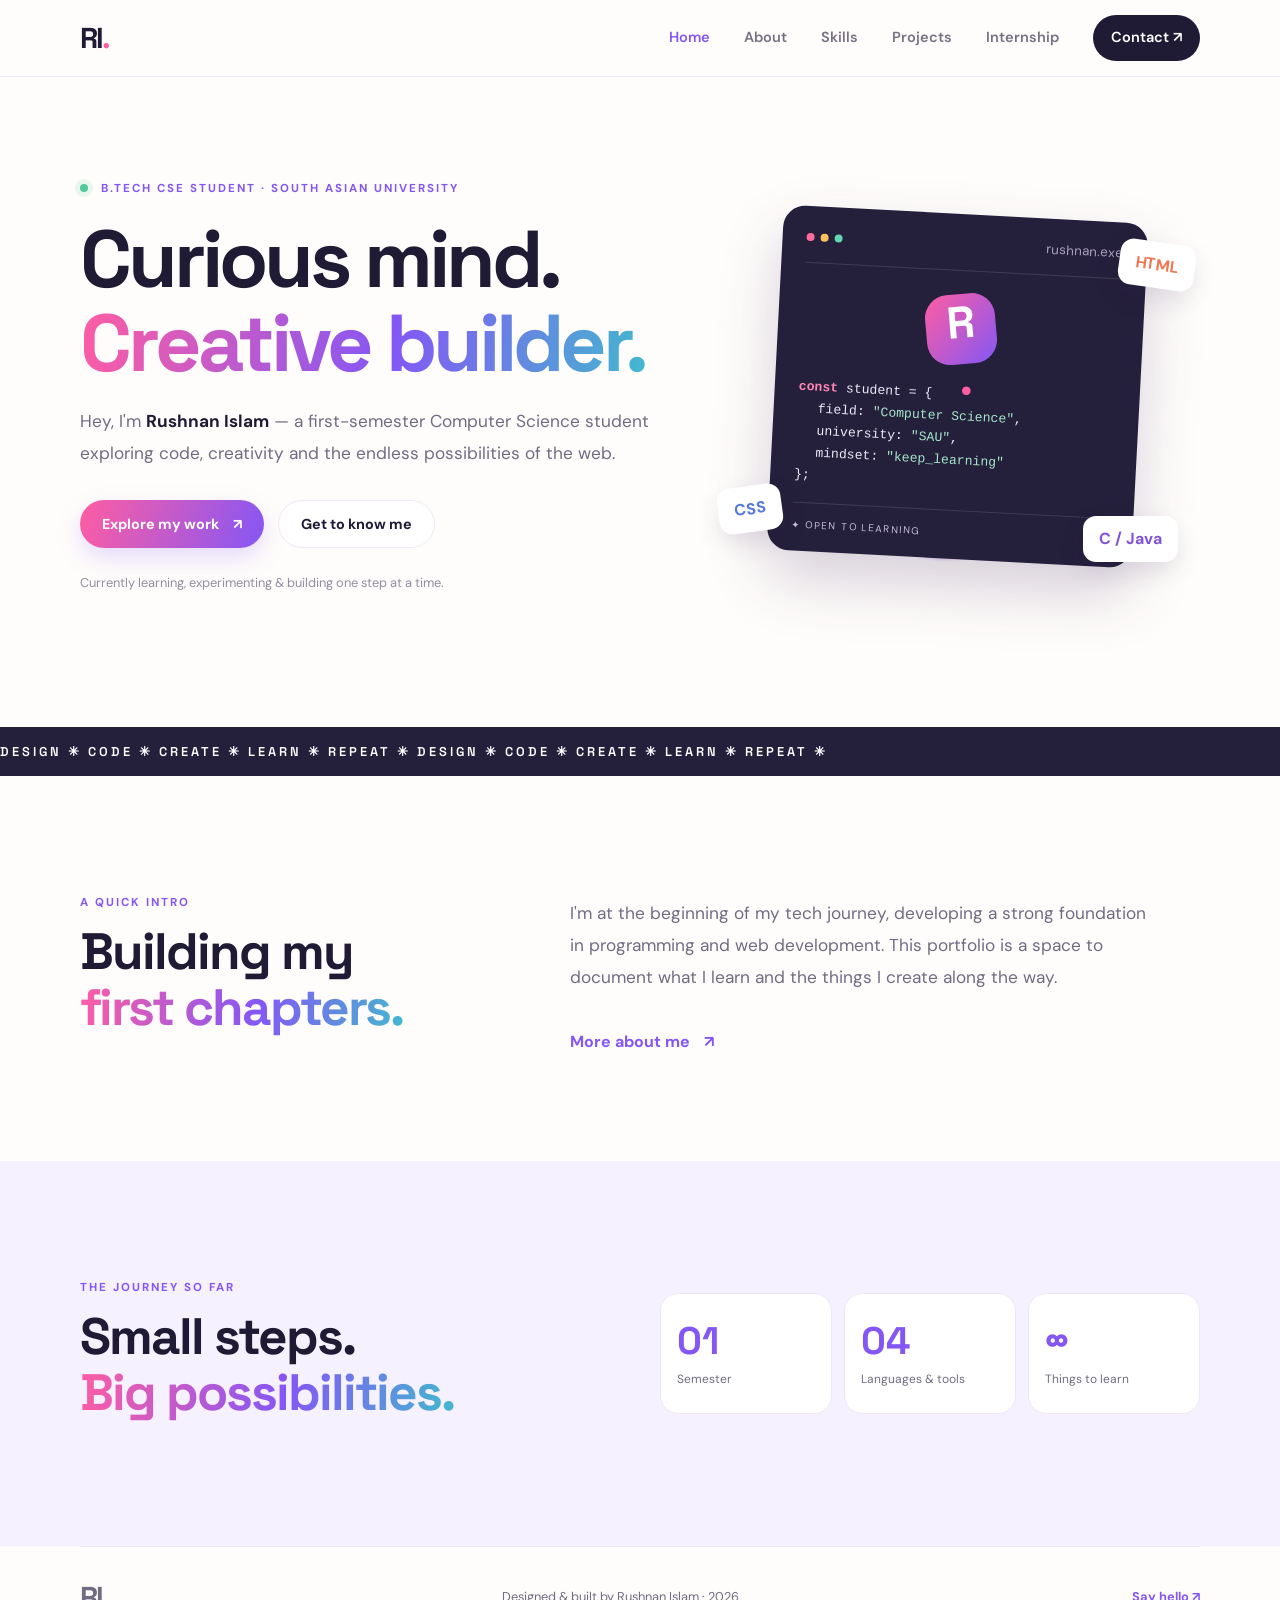
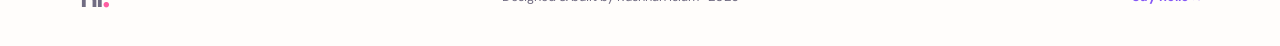
<file: index.html>
<!DOCTYPE html>
<html lang="en">
<head>
  <meta charset="UTF-8"><meta name="viewport" content="width=device-width, initial-scale=1.0">
  <meta name="description" content="Rushnan Islam — B.Tech CSE student portfolio">
  <title>Rushnan Islam | Portfolio</title>
  <link rel="preconnect" href="https://fonts.googleapis.com">
  <link rel="preconnect" href="https://fonts.gstatic.com" crossorigin>
  <link href="https://fonts.googleapis.com/css2?family=DM+Sans:wght@400;500;600;700&family=Space+Grotesk:wght@500;600;700&display=swap" rel="stylesheet">
  <link rel="stylesheet" href="style.css"><script src="script.js" defer></script>
</head>
<body>
<header class="site-header"><nav class="nav wrap">
  <a class="brand" href="index.html">RI<span>.</span></a>
  <button class="menu-btn" aria-label="Toggle menu" aria-expanded="false">☰</button>
  <div class="nav-links"><a class="active" href="index.html">Home</a><a href="about.html">About</a><a href="skills.html">Skills</a><a href="projects.html">Projects</a><a href="internship.html">Internship</a><a class="nav-contact" href="contact.html">Contact ↗</a></div>
</nav></header>
<main>
<section class="hero wrap">
  <div class="hero-copy reveal">
    <p class="eyebrow"><span class="pulse"></span> B.TECH CSE STUDENT · SOUTH ASIAN UNIVERSITY</p>
    <h1>Curious mind.<br><span class="gradient">Creative builder.</span></h1>
    <p class="lead">Hey, I'm <strong>Rushnan Islam</strong> — a first-semester Computer Science student exploring code, creativity and the endless possibilities of the web.</p>
    <div class="actions"><a class="btn btn-primary" href="projects.html">Explore my work <span>↗</span></a><a class="btn btn-ghost" href="about.html">Get to know me</a></div>
    <p class="tiny-note">Currently learning, experimenting & building one step at a time.</p>
  </div>
  <div class="hero-visual reveal">
    <div class="blob blob-a"></div><div class="blob blob-b"></div>
    <div class="profile-card"><div class="card-top"><span></span><span></span><span></span><small>rushnan.exe</small></div>
      <div class="avatar">R<span>.</span></div><p class="code-line"><b>const</b> student = {</p><p class="code-line indent">field: <i>"Computer Science"</i>,</p><p class="code-line indent">university: <i>"SAU"</i>,</p><p class="code-line indent">mindset: <i>"keep_learning"</i></p><p class="code-line">};</p>
      <div class="card-footer"><span>✦ OPEN TO LEARNING</span><span class="mini-dot"></span></div>
    </div>
    <span class="sticker sticker-one">HTML</span><span class="sticker sticker-two">CSS</span><span class="sticker sticker-three">C / Java</span>
  </div>
</section>
<section class="ticker"><div>DESIGN ✳ CODE ✳ CREATE ✳ LEARN ✳ REPEAT ✳ DESIGN ✳ CODE ✳ CREATE ✳ LEARN ✳ REPEAT ✳</div></section>
<section class="section wrap intro-grid reveal"><div><p class="eyebrow">A QUICK INTRO</p><h2>Building my<br><span class="gradient">first chapters.</span></h2></div><div><p class="lead">I'm at the beginning of my tech journey, developing a strong foundation in programming and web development. This portfolio is a space to document what I learn and the things I create along the way.</p><a class="text-link" href="about.html">More about me <span>↗</span></a></div></section>
<section class="section highlight-section"><div class="wrap highlight-inner"><div><p class="eyebrow">THE JOURNEY SO FAR</p><h2>Small steps.<br><span class="gradient">Big possibilities.</span></h2></div><div class="stat-grid"><div class="stat"><strong>01</strong><span>Semester</span></div><div class="stat"><strong>04</strong><span>Languages & tools</span></div><div class="stat"><strong>∞</strong><span>Things to learn</span></div></div></div></section>
</main>
<footer class="footer wrap"><a class="brand" href="index.html">RI<span>.</span></a><p>Designed & built by Rushnan Islam · 2026</p><a href="contact.html">Say hello ↗</a></footer>
</body></html>
</file>
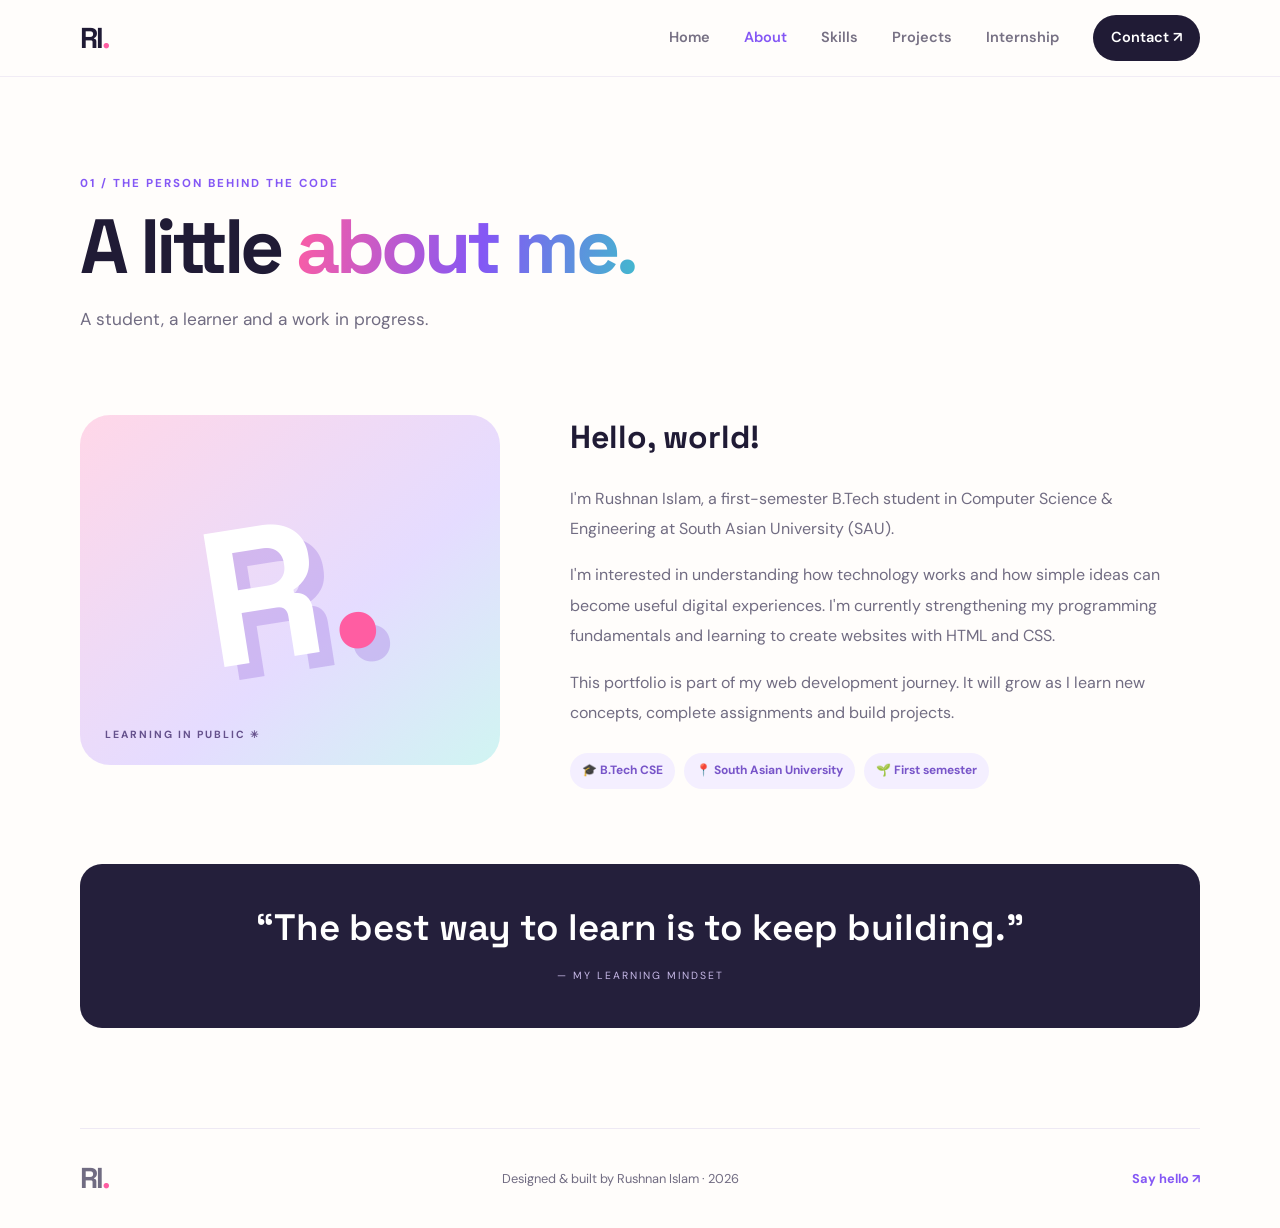
<file: about.html>
<!DOCTYPE html>
<html lang="en"><head><meta charset="UTF-8"><meta name="viewport" content="width=device-width, initial-scale=1.0"><title>About | Rushnan Islam</title><link rel="preconnect" href="https://fonts.googleapis.com"><link href="https://fonts.googleapis.com/css2?family=DM+Sans:wght@400;500;600;700&family=Space+Grotesk:wght@500;600;700&display=swap" rel="stylesheet"><link rel="stylesheet" href="style.css"><script src="script.js" defer></script></head>
<body><header class="site-header"><nav class="nav wrap"><a class="brand" href="index.html">RI<span>.</span></a><button class="menu-btn" aria-label="Toggle menu" aria-expanded="false">☰</button><div class="nav-links"><a href="index.html">Home</a><a class="active" href="about.html">About</a><a href="skills.html">Skills</a><a href="projects.html">Projects</a><a href="internship.html">Internship</a><a class="nav-contact" href="contact.html">Contact ↗</a></div></nav></header>
<main class="wrap page-main"><div class="page-heading reveal"><p class="eyebrow">01 / THE PERSON BEHIND THE CODE</p><h1>A little <span class="gradient">about me.</span></h1><p class="lead">A student, a learner and a work in progress.</p></div>
<section class="about-layout reveal"><div class="about-art"><div class="big-initial">R<span>.</span></div><div class="art-caption">LEARNING IN PUBLIC ✳</div></div><div class="about-copy"><h2>Hello, world!</h2><p>I'm Rushnan Islam, a first-semester B.Tech student in Computer Science & Engineering at South Asian University (SAU).</p><p>I'm interested in understanding how technology works and how simple ideas can become useful digital experiences. I'm currently strengthening my programming fundamentals and learning to create websites with HTML and CSS.</p><p>This portfolio is part of my web development journey. It will grow as I learn new concepts, complete assignments and build projects.</p><div class="info-pills"><span>🎓 B.Tech CSE</span><span>📍 South Asian University</span><span>🌱 First semester</span></div></div></section>
<section class="quote-panel"><p>“The best way to learn is to keep building.”</p><span>— MY LEARNING MINDSET</span></section></main>
<footer class="footer wrap"><a class="brand" href="index.html">RI<span>.</span></a><p>Designed & built by Rushnan Islam · 2026</p><a href="contact.html">Say hello ↗</a></footer></body></html>
</file>
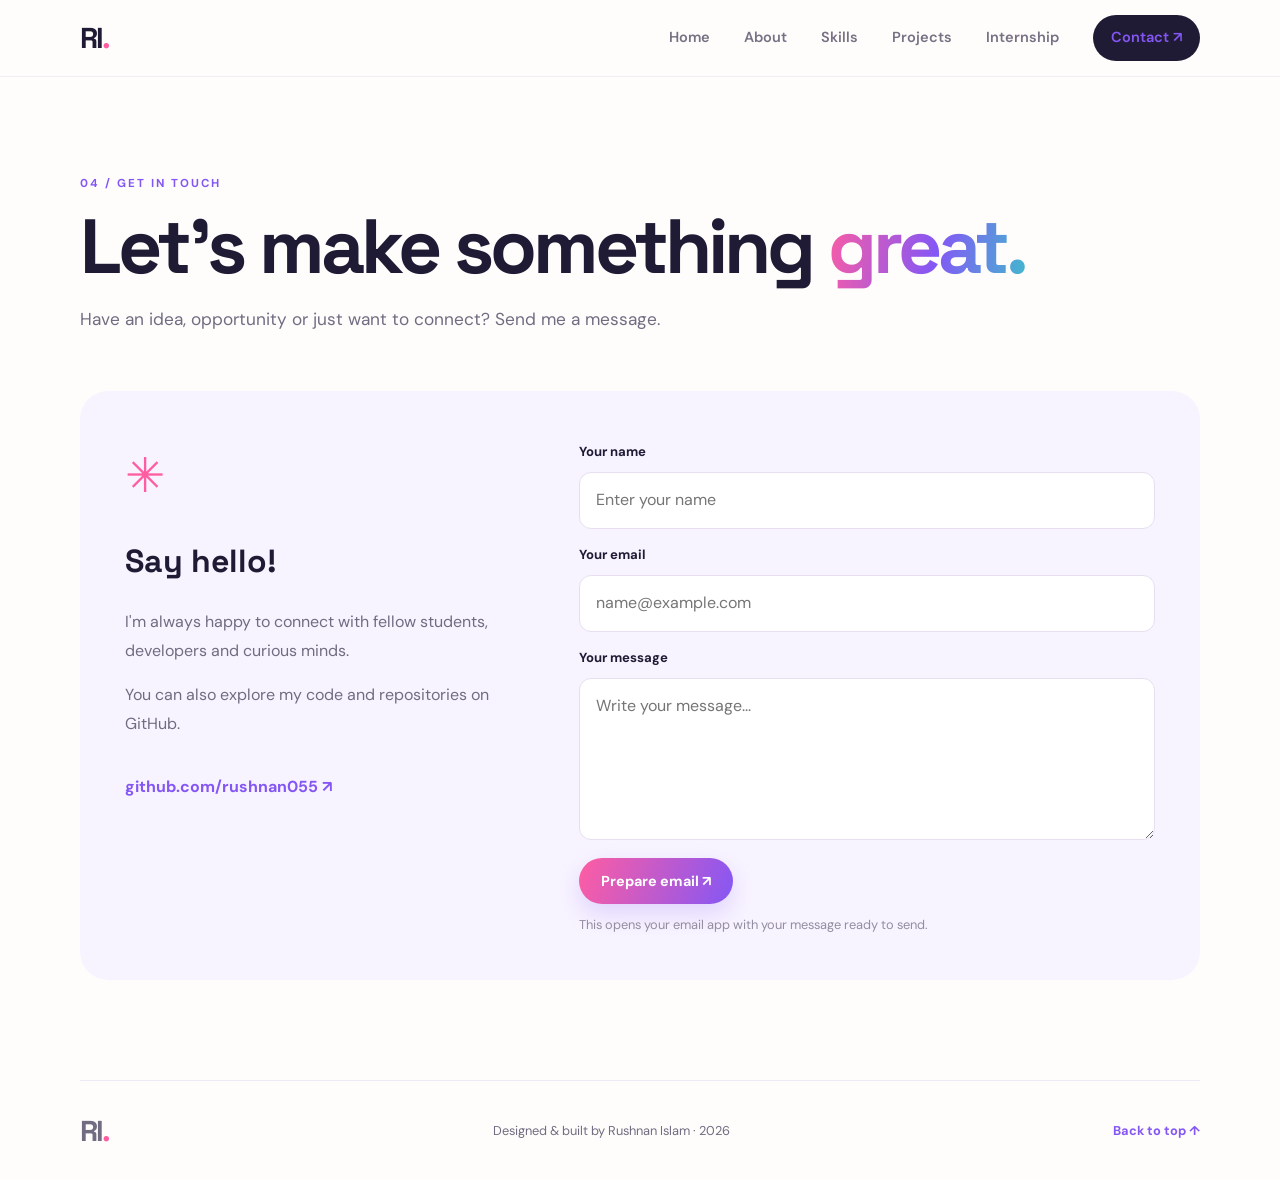
<file: contact.html>
<!DOCTYPE html>
<html lang="en"><head><meta charset="UTF-8"><meta name="viewport" content="width=device-width, initial-scale=1.0"><title>Contact | Rushnan Islam</title><link rel="preconnect" href="https://fonts.googleapis.com"><link href="https://fonts.googleapis.com/css2?family=DM+Sans:wght@400;500;600;700&family=Space+Grotesk:wght@500;600;700&display=swap" rel="stylesheet"><link rel="stylesheet" href="style.css"><script src="script.js" defer></script></head>
<body><header class="site-header"><nav class="nav wrap"><a class="brand" href="index.html">RI<span>.</span></a><button class="menu-btn" aria-label="Toggle menu" aria-expanded="false">☰</button><div class="nav-links"><a href="index.html">Home</a><a href="about.html">About</a><a href="skills.html">Skills</a><a href="projects.html">Projects</a><a href="internship.html">Internship</a><a class="nav-contact active" href="contact.html">Contact ↗</a></div></nav></header>
<main class="wrap page-main"><div class="page-heading reveal"><p class="eyebrow">04 / GET IN TOUCH</p><h1>Let's make something <span class="gradient">great.</span></h1><p class="lead">Have an idea, opportunity or just want to connect? Send me a message.</p></div>
<section class="contact-layout reveal"><div class="contact-note"><div class="contact-star">✳</div><h2>Say hello!</h2><p>I'm always happy to connect with fellow students, developers and curious minds.</p><p class="muted">You can also explore my code and repositories on GitHub.</p><p><a class="text-link" href="https://github.com/rushnan055" target="_blank" rel="noopener noreferrer">github.com/rushnan055 ↗</a></p></div>
<form class="contact-form" id="contactForm"><label for="name">Your name</label><input id="name" name="name" placeholder="Enter your name" required><label for="email">Your email</label><input id="email" name="email" type="email" placeholder="name@example.com" required><label for="message">Your message</label><textarea id="message" name="message" rows="5" placeholder="Write your message..." required></textarea><button class="btn btn-primary" type="submit">Prepare email ↗</button><p class="form-hint" id="formHint">This opens your email app with your message ready to send.</p></form></section></main>
<footer class="footer wrap"><a class="brand" href="index.html">RI<span>.</span></a><p>Designed & built by Rushnan Islam · 2026</p><a href="index.html">Back to top ↑</a></footer></body></html>
</file>
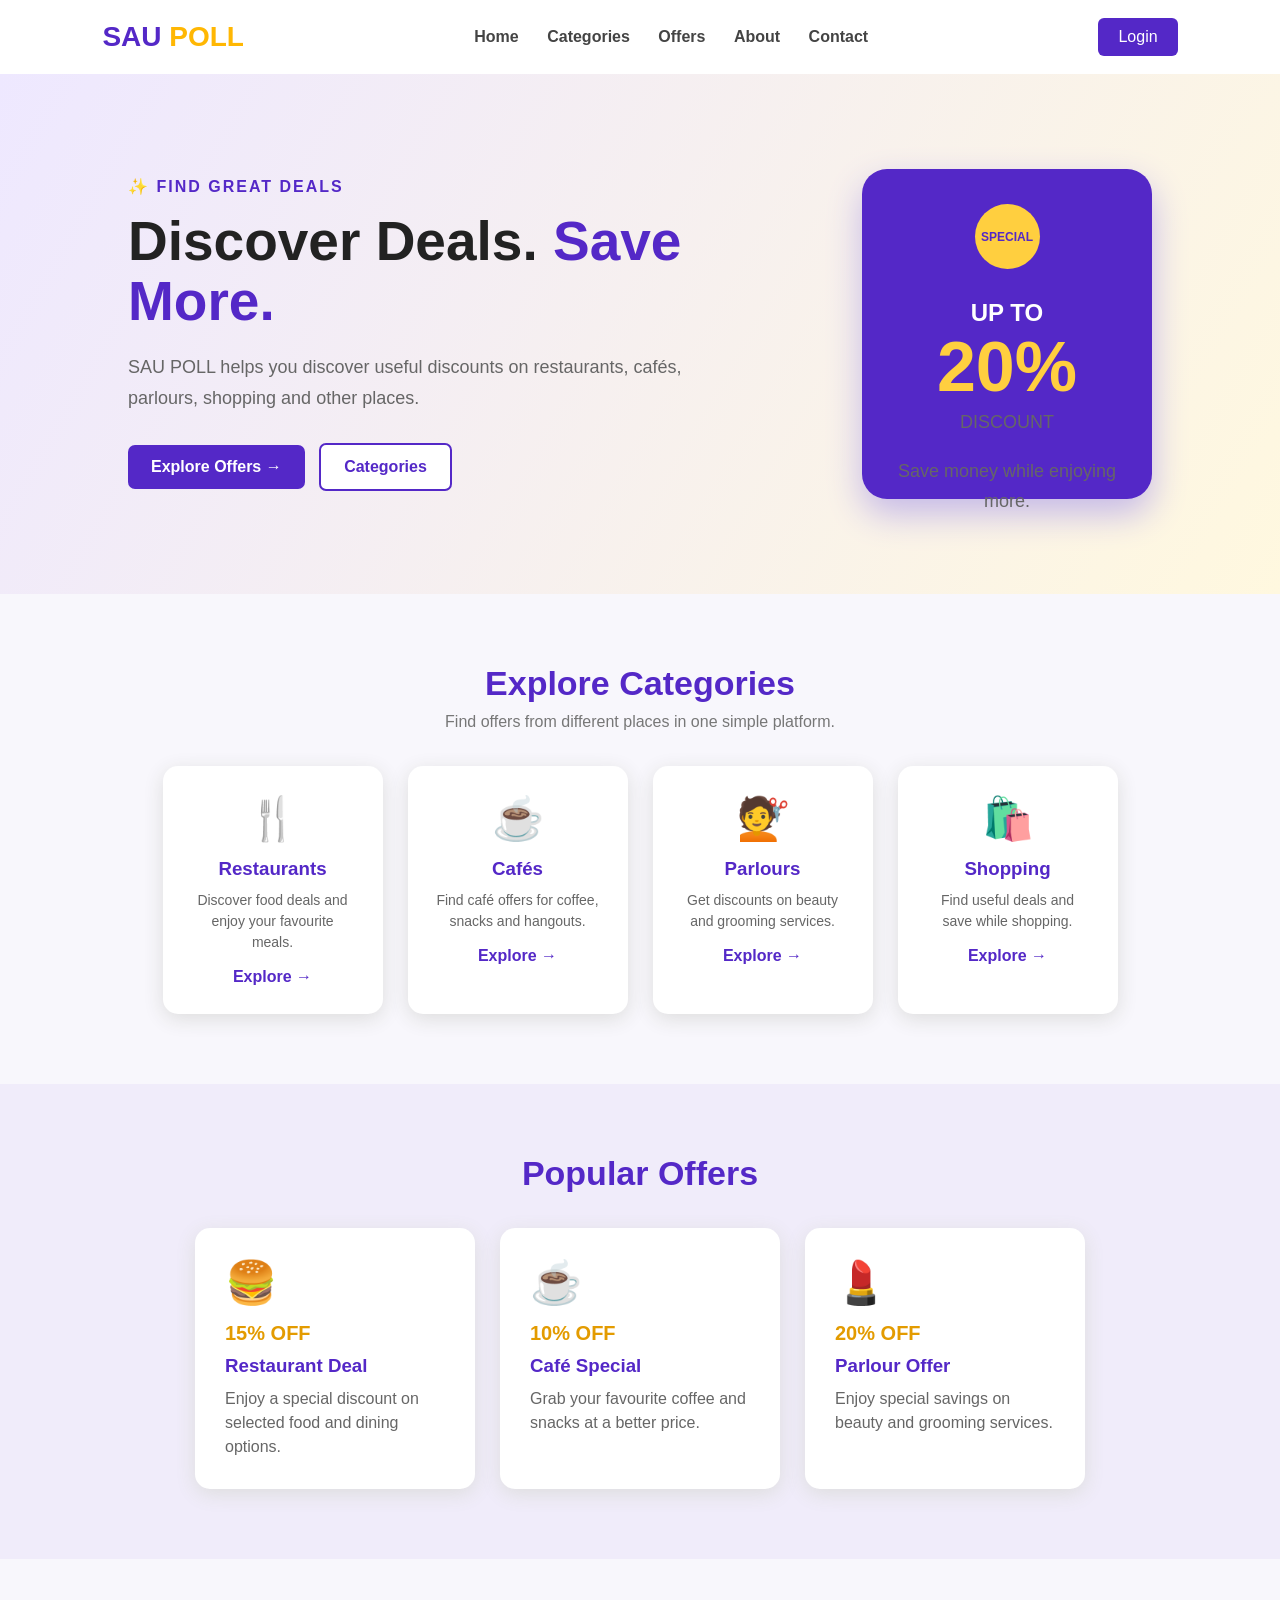
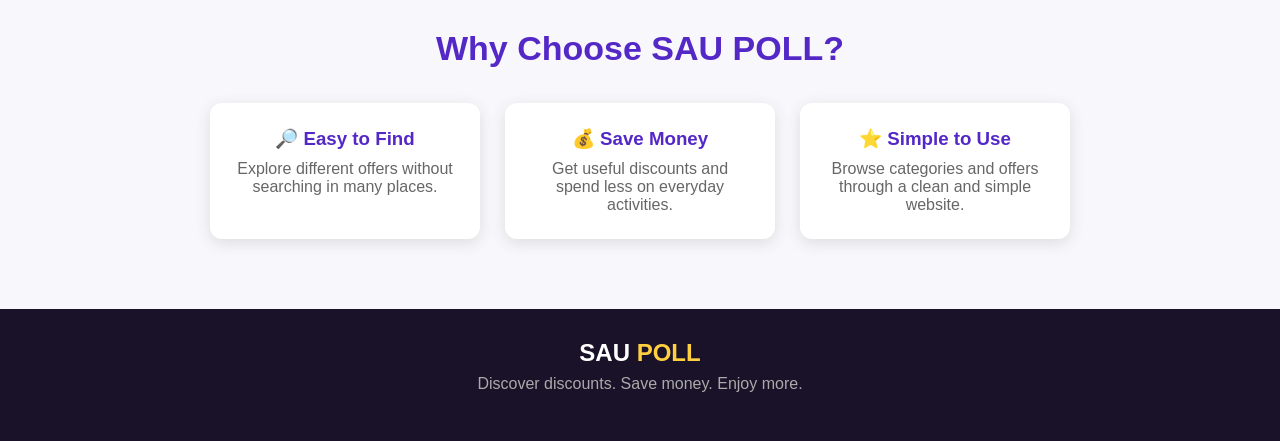
<file: index-old.html>
<!DOCTYPE html>
<html lang="en">

<head>
    <meta charset="UTF-8">
    <meta name="viewport" content="width=device-width, initial-scale=1.0">

    <title>SAU POLL</title>

    <style>

        * {
            box-sizing: border-box;
            margin: 0;
            padding: 0;
        }

        body {
            font-family: Arial, sans-serif;
            background-color: #f8f7fc;
            color: #222;
        }

        /* Navigation */

        header {
            background-color: white;
            padding: 18px 8%;
            display: flex;
            align-items: center;
            justify-content: space-between;
            box-shadow: 0 2px 10px #ddd;
        }

        .logo {
            font-size: 28px;
            font-weight: bold;
            color: #5428c7;
        }

        .logo span {
            color: #ffb703;
        }

        nav a {
            text-decoration: none;
            color: #444;
            margin: 0 12px;
            font-weight: bold;
        }

        nav a:hover {
            color: #5428c7;
        }

        .login {
            background-color: #5428c7;
            color: white;
            padding: 10px 20px;
            border-radius: 6px;
            text-decoration: none;
        }

        /* Hero */

        .hero {
            min-height: 520px;
            padding: 70px 10%;
            display: flex;
            align-items: center;
            justify-content: space-between;
            gap: 50px;
            background: linear-gradient(120deg, #eee8ff, #fff8df);
        }

        .hero-text {
            max-width: 600px;
        }

        .tag {
            color: #5428c7;
            font-weight: bold;
            letter-spacing: 2px;
            margin-bottom: 15px;
        }

        .hero h1 {
            font-size: 55px;
            line-height: 1.1;
            margin-bottom: 20px;
        }

        .hero h1 span {
            color: #5428c7;
        }

        .hero p {
            color: #666;
            font-size: 18px;
            line-height: 1.7;
        }

        .buttons {
            margin-top: 30px;
        }

        .button {
            display: inline-block;
            padding: 13px 23px;
            margin-right: 10px;
            border-radius: 7px;
            text-decoration: none;
            font-weight: bold;
        }

        .primary {
            background-color: #5428c7;
            color: white;
        }

        .secondary {
            background-color: white;
            color: #5428c7;
            border: 2px solid #5428c7;
        }

        /* Discount Card */

        .discount {
            width: 290px;
            height: 330px;
            background-color: #5428c7;
            color: white;
            border-radius: 25px;
            text-align: center;
            padding: 35px;
            box-shadow: 0 15px 35px #c5b9e8;
        }

        .discount .round {
            width: 65px;
            height: 65px;
            background-color: #ffcf3f;
            color: #5428c7;
            border-radius: 50%;
            margin: auto;
            display: flex;
            align-items: center;
            justify-content: center;
            font-weight: bold;
            font-size: 12px;
        }

        .discount h2 {
            margin-top: 30px;
        }

        .discount strong {
            font-size: 70px;
            color: #ffcf3f;
        }

        /* Categories */

        .categories {
            padding: 70px 8%;
            text-align: center;
        }

        .categories h2 {
            color: #5428c7;
            font-size: 34px;
            margin-bottom: 10px;
        }

        .categories > p {
            color: #777;
            margin-bottom: 35px;
        }

        .cards {
            display: flex;
            justify-content: center;
            gap: 25px;
            flex-wrap: wrap;
        }

        .card {
            width: 220px;
            background-color: white;
            padding: 28px;
            border-radius: 15px;
            box-shadow: 0 5px 20px #ddd;
        }

        .card:hover {
            transform: translateY(-6px);
        }

        .icon {
            font-size: 42px;
            margin-bottom: 15px;
        }

        .card h3 {
            color: #5428c7;
            margin-bottom: 10px;
        }

        .card p {
            color: #666;
            font-size: 14px;
            line-height: 1.5;
        }

        .card a {
            display: inline-block;
            margin-top: 15px;
            color: #5428c7;
            font-weight: bold;
            text-decoration: none;
        }

        /* Offers */

        .offers {
            background-color: #f0ecfa;
            padding: 70px 8%;
            text-align: center;
        }

        .offers h2 {
            color: #5428c7;
            font-size: 34px;
            margin-bottom: 35px;
        }

        .offer-boxes {
            display: flex;
            justify-content: center;
            gap: 25px;
            flex-wrap: wrap;
        }

        .offer {
            background-color: white;
            width: 280px;
            padding: 30px;
            border-radius: 15px;
            text-align: left;
            box-shadow: 0 5px 20px #ddd;
        }

        .offer h3 {
            color: #5428c7;
            margin: 10px 0;
        }

        .discount-text {
            color: #e39b00;
            font-weight: bold;
            font-size: 20px;
        }

        .offer p {
            color: #666;
            line-height: 1.5;
        }

        /* Why Section */

        .why {
            padding: 70px 8%;
            text-align: center;
        }

        .why h2 {
            color: #5428c7;
            font-size: 34px;
            margin-bottom: 35px;
        }

        .why-container {
            display: flex;
            justify-content: center;
            gap: 25px;
            flex-wrap: wrap;
        }

        .reason {
            width: 270px;
            padding: 25px;
            background-color: white;
            border-radius: 12px;
            box-shadow: 0 4px 15px #ddd;
        }

        .reason h3 {
            color: #5428c7;
            margin-bottom: 10px;
        }

        .reason p {
            color: #666;
        }

        /* Footer */

        footer {
            background-color: #191229;
            color: white;
            text-align: center;
            padding: 30px;
        }

        footer h2 {
            color: white;
            margin-bottom: 8px;
        }

        footer span {
            color: #ffcf3f;
        }

        footer p {
            color: #aaa;
        }

        /* Mobile */

        @media (max-width: 750px) {

            header {
                flex-direction: column;
                gap: 15px;
            }

            nav {
                text-align: center;
            }

            nav a {
                display: inline-block;
                margin: 5px;
            }

            .hero {
                flex-direction: column;
                text-align: center;
            }

            .hero h1 {
                font-size: 40px;
            }

            .discount {
                width: 250px;
                height: 300px;
            }

        }

    </style>
</head>


<body>

    <!-- Header -->

    <header>

        <div class="logo">
            SAU <span>POLL</span>
        </div>

        <nav>
            <a href="index.html">Home</a>
            <a href="categories.html">Categories</a>
            <a href="offers.html">Offers</a>
            <a href="about.html">About</a>
            <a href="contact.html">Contact</a>
        </nav>

        <a href="login.html" class="login">Login</a>

    </header>


    <!-- Hero Section -->

    <section class="hero">

        <div class="hero-text">

            <div class="tag">
                ✨ FIND GREAT DEALS
            </div>

            <h1>
                Discover Deals.
                <span>Save More.</span>
            </h1>

            <p>
                SAU POLL helps you discover useful discounts
                on restaurants, cafés, parlours, shopping
                and other places.
            </p>

            <div class="buttons">

                <a href="offers.html" class="button primary">
                    Explore Offers →
                </a>

                <a href="categories.html" class="button secondary">
                    Categories
                </a>

            </div>

        </div>


        <div class="discount">

            <div class="round">
                SPECIAL
            </div>

            <h2>UP TO</h2>

            <strong>20%</strong>

            <p>DISCOUNT</p>

            <br>

            <p>Save money while enjoying more.</p>

        </div>

    </section>


    <!-- Categories -->

    <section class="categories">

        <h2>Explore Categories</h2>

        <p>
            Find offers from different places in one simple platform.
        </p>


        <div class="cards">

            <div class="card">

                <div class="icon">🍴</div>

                <h3>Restaurants</h3>

                <p>
                    Discover food deals and enjoy your favourite meals.
                </p>

                <a href="categories.html">Explore →</a>

            </div>


            <div class="card">

                <div class="icon">☕</div>

                <h3>Cafés</h3>

                <p>
                    Find café offers for coffee, snacks and hangouts.
                </p>

                <a href="categories.html">Explore →</a>

            </div>


            <div class="card">

                <div class="icon">💇</div>

                <h3>Parlours</h3>

                <p>
                    Get discounts on beauty and grooming services.
                </p>

                <a href="categories.html">Explore →</a>

            </div>


            <div class="card">

                <div class="icon">🛍️</div>

                <h3>Shopping</h3>

                <p>
                    Find useful deals and save while shopping.
                </p>

                <a href="categories.html">Explore →</a>

            </div>

        </div>

    </section>


    <!-- Offers -->

    <section class="offers">

        <h2>Popular Offers</h2>

        <div class="offer-boxes">

            <div class="offer">

                <div class="icon">🍔</div>

                <div class="discount-text">
                    15% OFF
                </div>

                <h3>Restaurant Deal</h3>

                <p>
                    Enjoy a special discount on selected
                    food and dining options.
                </p>

            </div>


            <div class="offer">

                <div class="icon">☕</div>

                <div class="discount-text">
                    10% OFF
                </div>

                <h3>Café Special</h3>

                <p>
                    Grab your favourite coffee and snacks
                    at a better price.
                </p>

            </div>


            <div class="offer">

                <div class="icon">💄</div>

                <div class="discount-text">
                    20% OFF
                </div>

                <h3>Parlour Offer</h3>

                <p>
                    Enjoy special savings on beauty
                    and grooming services.
                </p>

            </div>

        </div>

    </section>


    <!-- Why SAU POLL -->

    <section class="why">

        <h2>Why Choose SAU POLL?</h2>

        <div class="why-container">

            <div class="reason">

                <h3>🔎 Easy to Find</h3>

                <p>
                    Explore different offers without
                    searching in many places.
                </p>

            </div>


            <div class="reason">

                <h3>💰 Save Money</h3>

                <p>
                    Get useful discounts and spend
                    less on everyday activities.
                </p>

            </div>


            <div class="reason">

                <h3>⭐ Simple to Use</h3>

                <p>
                    Browse categories and offers
                    through a clean and simple website.
                </p>

            </div>

        </div>

    </section>


    <!-- Footer -->

    <footer>

        <h2>
            SAU <span>POLL</span>
        </h2>

        <p>
            Discover discounts. Save money. Enjoy more.
        </p>

        <br>

        <p>
        </p>

    </footer>

</body>

</html>
</file>
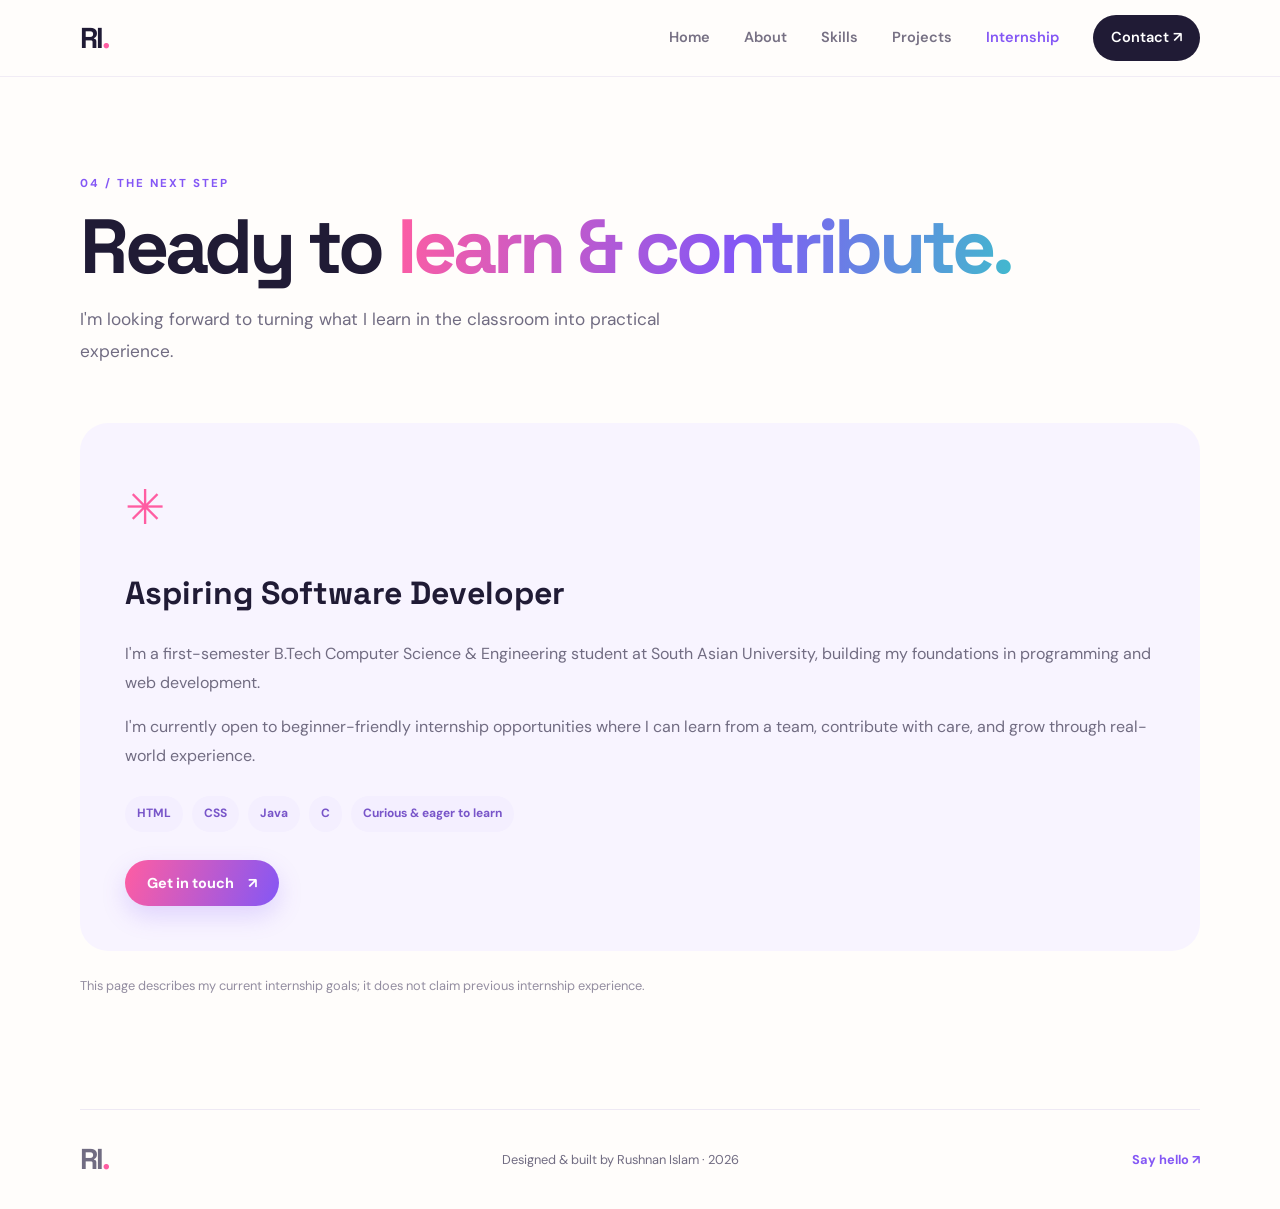
<file: internship.html>
<!DOCTYPE html>
<html lang="en">
<head>
  <meta charset="UTF-8">
  <meta name="viewport" content="width=device-width, initial-scale=1.0">
  <title>Internship | Rushnan Islam</title>
  <link rel="preconnect" href="https://fonts.googleapis.com">
  <link href="https://fonts.googleapis.com/css2?family=DM+Sans:wght@400;500;600;700&family=Space+Grotesk:wght@500;600;700&display=swap" rel="stylesheet">
  <link rel="stylesheet" href="style.css">
  <script src="script.js" defer></script>
</head>
<body>
<header class="site-header"><nav class="nav wrap">
  <a class="brand" href="index.html">RI<span>.</span></a>
  <button class="menu-btn" aria-label="Toggle menu" aria-expanded="false">☰</button>
  <div class="nav-links"><a href="index.html">Home</a><a href="about.html">About</a><a href="skills.html">Skills</a><a href="projects.html">Projects</a><a class="active" href="internship.html">Internship</a><a class="nav-contact" href="contact.html">Contact ↗</a></div>
</nav></header>
<main class="wrap page-main">
  <div class="page-heading reveal">
    <p class="eyebrow">04 / THE NEXT STEP</p>
    <h1>Ready to <span class="gradient">learn & contribute.</span></h1>
    <p class="lead">I'm looking forward to turning what I learn in the classroom into practical experience.</p>
  </div>
  <section class="contact-layout reveal" style="grid-template-columns:1fr;">
    <div class="contact-note">
      <span class="contact-star">✳</span>
      <h2>Aspiring Software Developer</h2>
      <p>I'm a first-semester B.Tech Computer Science & Engineering student at South Asian University, building my foundations in programming and web development.</p>
      <p>I'm currently open to beginner-friendly internship opportunities where I can learn from a team, contribute with care, and grow through real-world experience.</p>
      <div class="info-pills"><span>HTML</span><span>CSS</span><span>Java</span><span>C</span><span>Curious & eager to learn</span></div>
      <a class="btn btn-primary" href="contact.html" style="margin-top:28px;">Get in touch <span>↗</span></a>
    </div>
  </section>
  <p class="small-note">This page describes my current internship goals; it does not claim previous internship experience.</p>
</main>
<footer class="footer wrap"><a class="brand" href="index.html">RI<span>.</span></a><p>Designed & built by Rushnan Islam · 2026</p><a href="contact.html">Say hello ↗</a></footer>
</body>
</html>
</file>
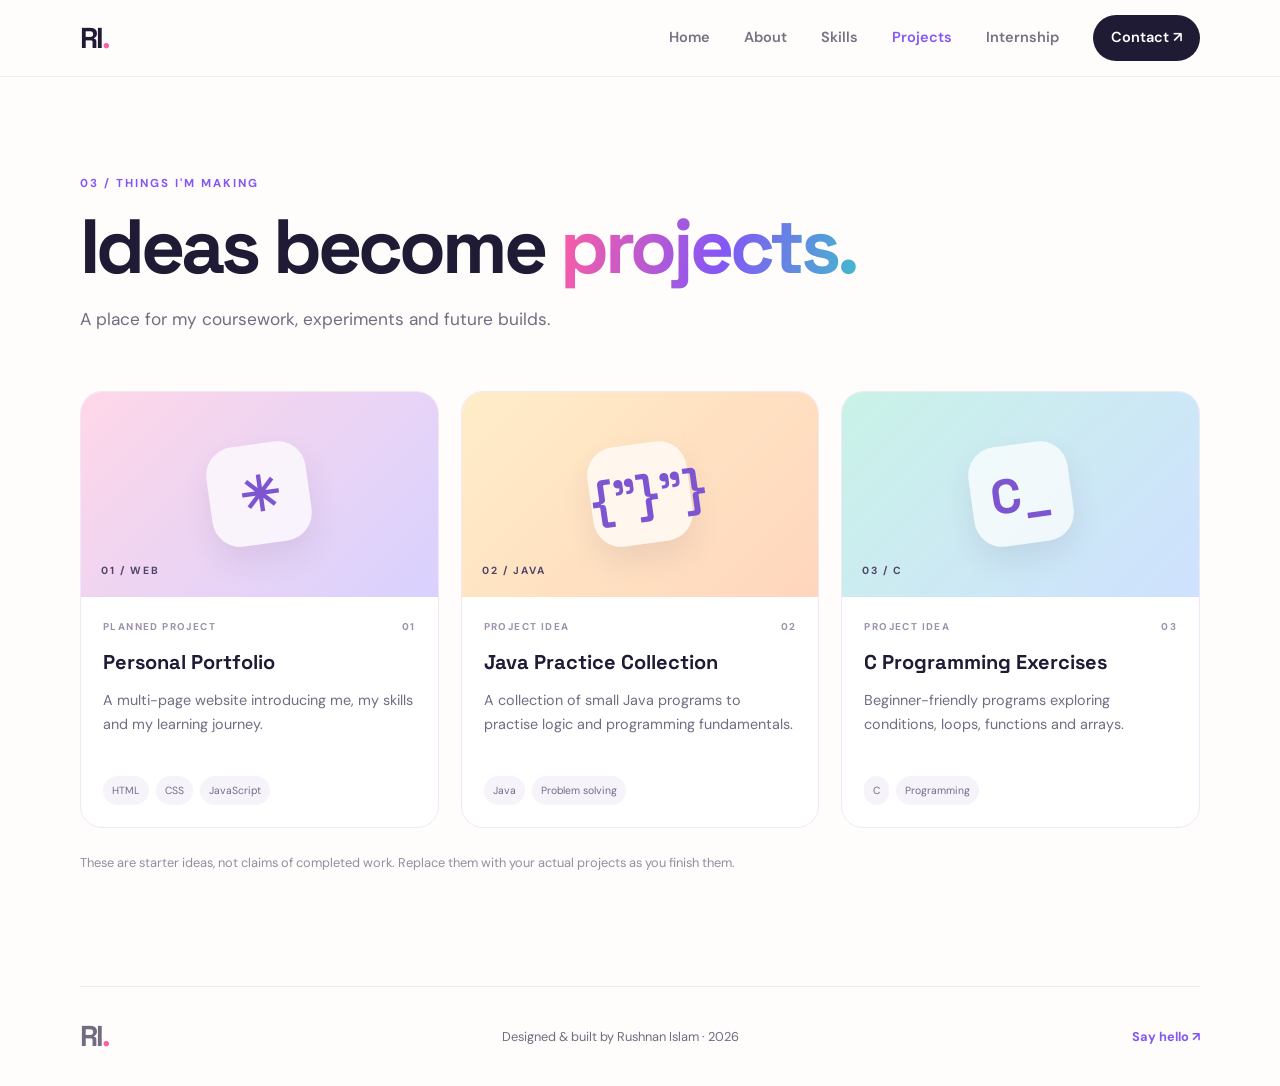
<file: projects.html>
<!DOCTYPE html>
<html lang="en"><head><meta charset="UTF-8"><meta name="viewport" content="width=device-width, initial-scale=1.0"><title>Projects | Rushnan Islam</title><link rel="preconnect" href="https://fonts.googleapis.com"><link href="https://fonts.googleapis.com/css2?family=DM+Sans:wght@400;500;600;700&family=Space+Grotesk:wght@500;600;700&display=swap" rel="stylesheet"><link rel="stylesheet" href="style.css"><script src="script.js" defer></script></head>
<body><header class="site-header"><nav class="nav wrap"><a class="brand" href="index.html">RI<span>.</span></a><button class="menu-btn" aria-label="Toggle menu" aria-expanded="false">☰</button><div class="nav-links"><a href="index.html">Home</a><a href="about.html">About</a><a href="skills.html">Skills</a><a class="active" href="projects.html">Projects</a><a href="internship.html">Internship</a><a class="nav-contact" href="contact.html">Contact ↗</a></div></nav></header>
<main class="wrap page-main"><div class="page-heading reveal"><p class="eyebrow">03 / THINGS I'M MAKING</p><h1>Ideas become <span class="gradient">projects.</span></h1><p class="lead">A place for my coursework, experiments and future builds.</p></div>
<div class="project-grid reveal"><article class="project-card"><div class="project-art art-one"><span class="art-window">✳</span><span class="art-label">01 / WEB</span></div><div class="project-info"><div class="project-meta"><span>PLANNED PROJECT</span><span>01</span></div><h2>Personal Portfolio</h2><p>A multi-page website introducing me, my skills and my learning journey.</p><div class="project-tags"><span>HTML</span><span>CSS</span><span>JavaScript</span></div></div></article>
<article class="project-card"><div class="project-art art-two"><span class="art-window">{"}"}</span><span class="art-label">02 / JAVA</span></div><div class="project-info"><div class="project-meta"><span>PROJECT IDEA</span><span>02</span></div><h2>Java Practice Collection</h2><p>A collection of small Java programs to practise logic and programming fundamentals.</p><div class="project-tags"><span>Java</span><span>Problem solving</span></div></div></article>
<article class="project-card"><div class="project-art art-three"><span class="art-window">C_</span><span class="art-label">03 / C</span></div><div class="project-info"><div class="project-meta"><span>PROJECT IDEA</span><span>03</span></div><h2>C Programming Exercises</h2><p>Beginner-friendly programs exploring conditions, loops, functions and arrays.</p><div class="project-tags"><span>C</span><span>Programming</span></div></div></article></div>
<p class="small-note">These are starter ideas, not claims of completed work. Replace them with your actual projects as you finish them.</p></main>
<footer class="footer wrap"><a class="brand" href="index.html">RI<span>.</span></a><p>Designed & built by Rushnan Islam · 2026</p><a href="contact.html">Say hello ↗</a></footer></body></html>
</file>
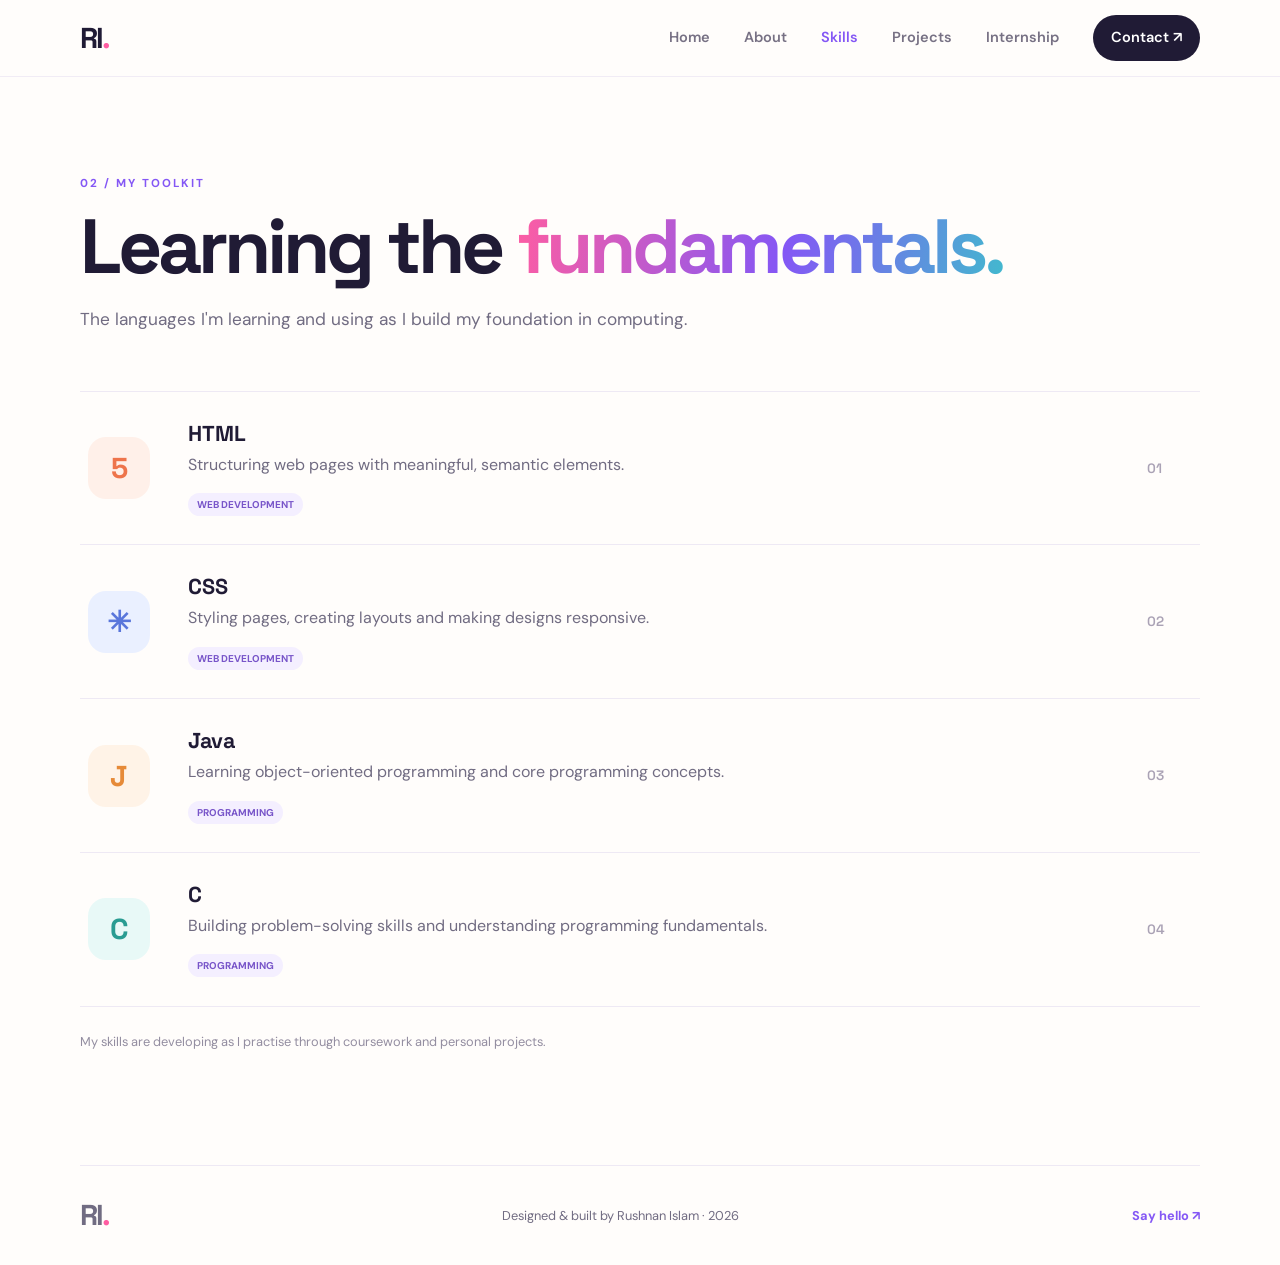
<file: skills.html>
<!DOCTYPE html>
<html lang="en"><head><meta charset="UTF-8"><meta name="viewport" content="width=device-width, initial-scale=1.0"><title>Skills | Rushnan Islam</title><link rel="preconnect" href="https://fonts.googleapis.com"><link href="https://fonts.googleapis.com/css2?family=DM+Sans:wght@400;500;600;700&family=Space+Grotesk:wght@500;600;700&display=swap" rel="stylesheet"><link rel="stylesheet" href="style.css"><script src="script.js" defer></script></head>
<body><header class="site-header"><nav class="nav wrap"><a class="brand" href="index.html">RI<span>.</span></a><button class="menu-btn" aria-label="Toggle menu" aria-expanded="false">☰</button><div class="nav-links"><a href="index.html">Home</a><a href="about.html">About</a><a class="active" href="skills.html">Skills</a><a href="projects.html">Projects</a><a href="internship.html">Internship</a><a class="nav-contact" href="contact.html">Contact ↗</a></div></nav></header>
<main class="wrap page-main"><div class="page-heading reveal"><p class="eyebrow">02 / MY TOOLKIT</p><h1>Learning the <span class="gradient">fundamentals.</span></h1><p class="lead">The languages I'm learning and using as I build my foundation in computing.</p></div>
<div class="skills-list reveal">
<article class="skill-row"><div class="skill-symbol html-symbol">5</div><div class="skill-detail"><h2>HTML</h2><p>Structuring web pages with meaningful, semantic elements.</p><span class="tag">WEB DEVELOPMENT</span></div><span class="skill-index">01</span></article>
<article class="skill-row"><div class="skill-symbol css-symbol">✳</div><div class="skill-detail"><h2>CSS</h2><p>Styling pages, creating layouts and making designs responsive.</p><span class="tag">WEB DEVELOPMENT</span></div><span class="skill-index">02</span></article>
<article class="skill-row"><div class="skill-symbol java-symbol">J</div><div class="skill-detail"><h2>Java</h2><p>Learning object-oriented programming and core programming concepts.</p><span class="tag">PROGRAMMING</span></div><span class="skill-index">03</span></article>
<article class="skill-row"><div class="skill-symbol c-symbol">C</div><div class="skill-detail"><h2>C</h2><p>Building problem-solving skills and understanding programming fundamentals.</p><span class="tag">PROGRAMMING</span></div><span class="skill-index">04</span></article>
</div><p class="small-note">My skills are developing as I practise through coursework and personal projects.</p></main>
<footer class="footer wrap"><a class="brand" href="index.html">RI<span>.</span></a><p>Designed & built by Rushnan Islam · 2026</p><a href="contact.html">Say hello ↗</a></footer></body></html>
</file>
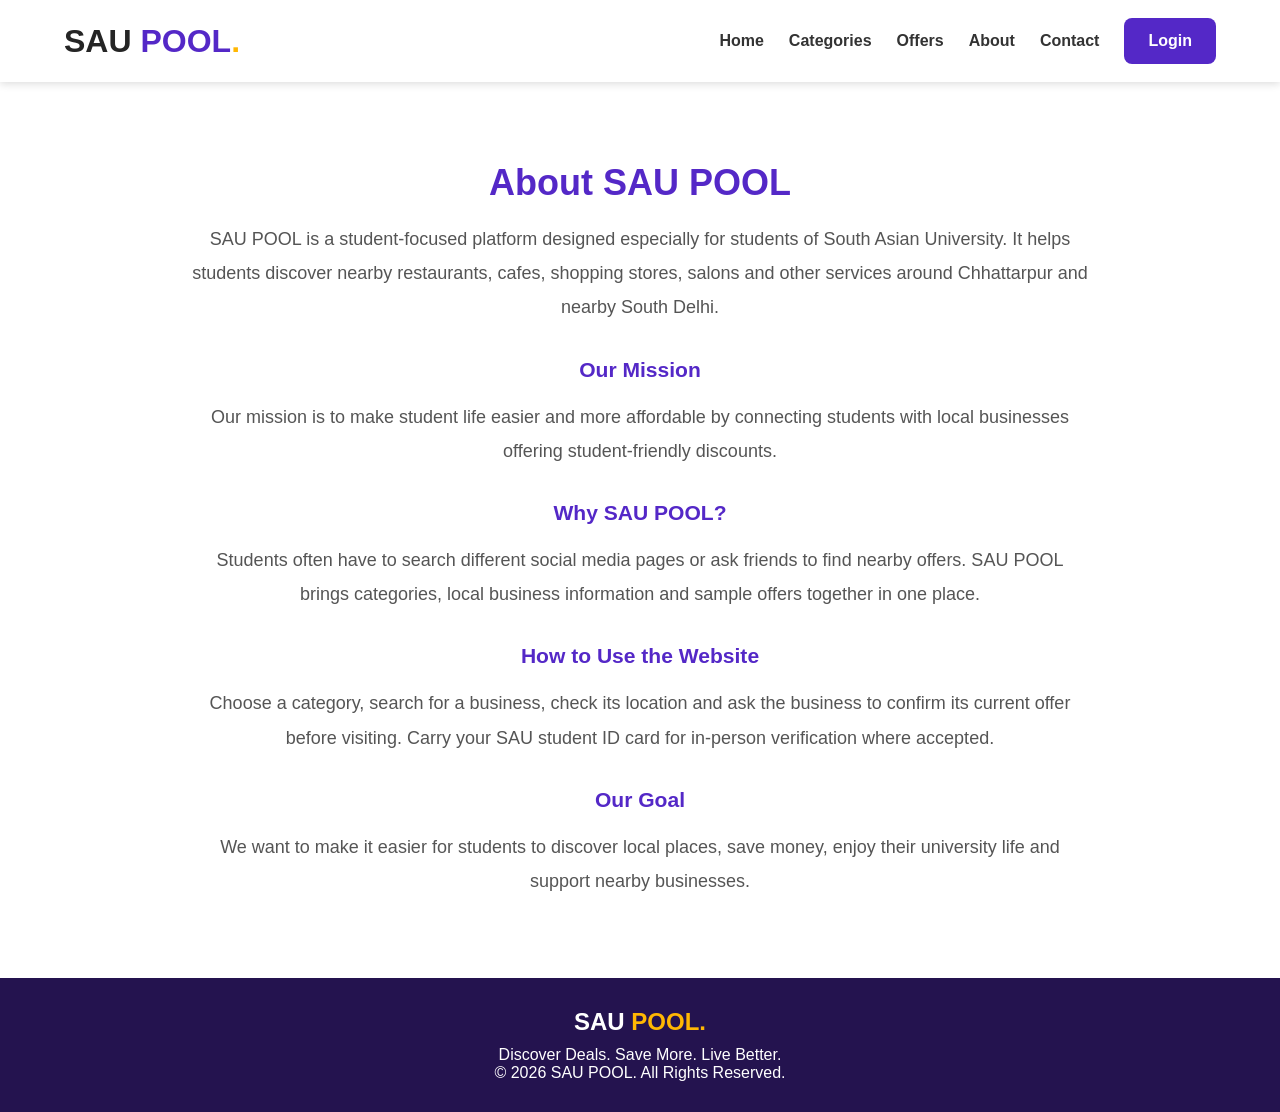
<file: pages/about.html>
<!DOCTYPE html>
<html lang="en">
<head>
    <meta charset="UTF-8">
    <meta name="viewport" content="width=device-width, initial-scale=1.0">
    <title>About | SAU POOL</title>
    <link rel="stylesheet" href="../css/style.css">
    <script src="../js/script.js" defer></script>
</head>
<body>

<header>
    <div class="logo">SAU <span>POOL</span><b>.</b></div>
    <nav>
        <a href="../index.html">Home</a>
        <a href="categories.html">Categories</a>
        <a href="offers.html">Offers</a>
        <a href="about.html">About</a>
        <a href="contact.html">Contact</a>
        <a href="login.html" class="login-btn">Login</a>
    </nav>
</header>

<main>
<section id="about">
    <h1 class="section-title">About SAU POOL</h1>

    <div class="about-content">
        <p>
            SAU POOL is a student-focused platform designed especially
            for students of South Asian University. It helps students
            discover nearby restaurants, cafes, shopping stores, salons
            and other services around Chhattarpur and nearby South Delhi.
        </p>

        <h3>Our Mission</h3>
        <p>
            Our mission is to make student life easier and more affordable
            by connecting students with local businesses offering
            student-friendly discounts.
        </p>

        <h3>Why SAU POOL?</h3>
        <p>
            Students often have to search different social media pages
            or ask friends to find nearby offers. SAU POOL brings categories,
            local business information and sample offers together in one place.
        </p>

        <h3>How to Use the Website</h3>
        <p>
            Choose a category, search for a business, check its location
            and ask the business to confirm its current offer before visiting.
            Carry your SAU student ID card for in-person verification
            where accepted.
        </p>

        <h3>Our Goal</h3>
        <p>
            We want to make it easier for students to discover local places,
            save money, enjoy their university life and support nearby businesses.
        </p>
    </div>
</section>
</main>

<footer class="page-footer">
    <h2>SAU <span>POOL.</span></h2>
    <p>Discover Deals. Save More. Live Better.</p>
    <p>© 2026 SAU POOL. All Rights Reserved.</p>
</footer>

</body>
</html>
</file>
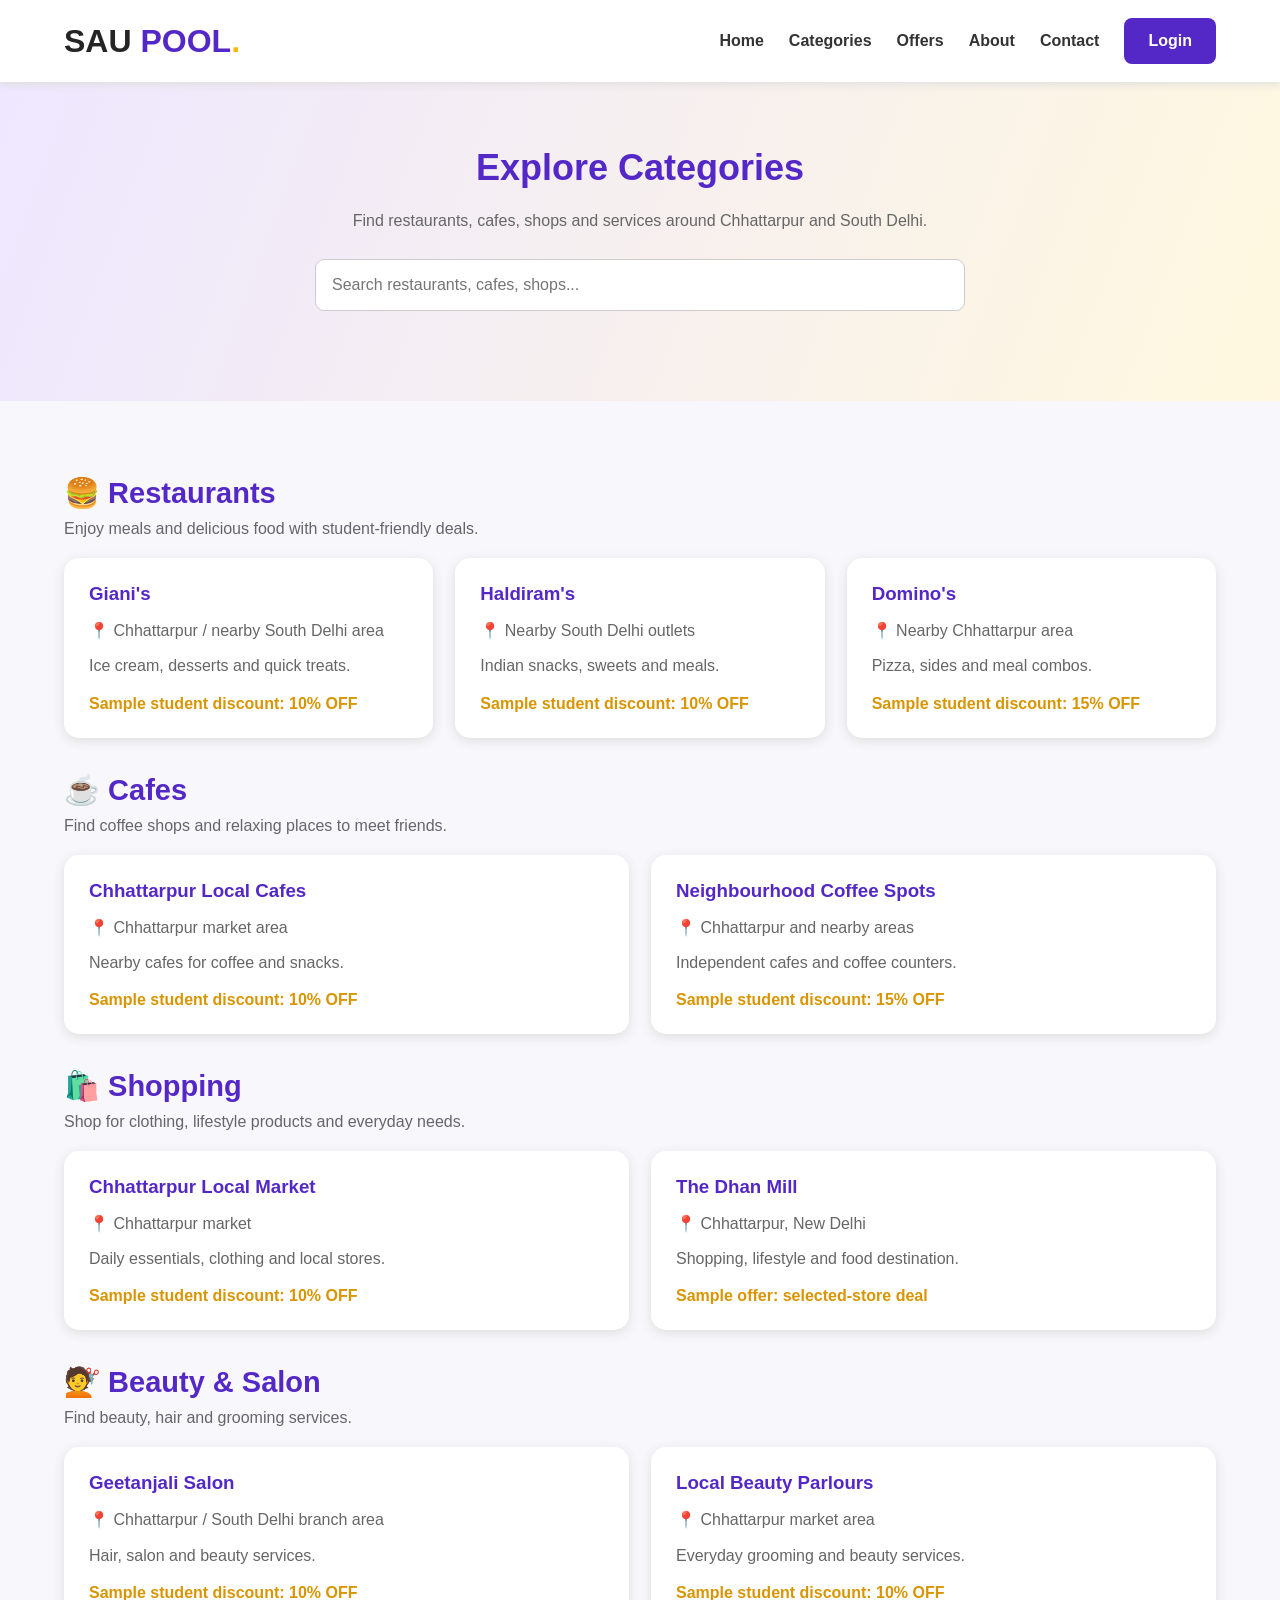
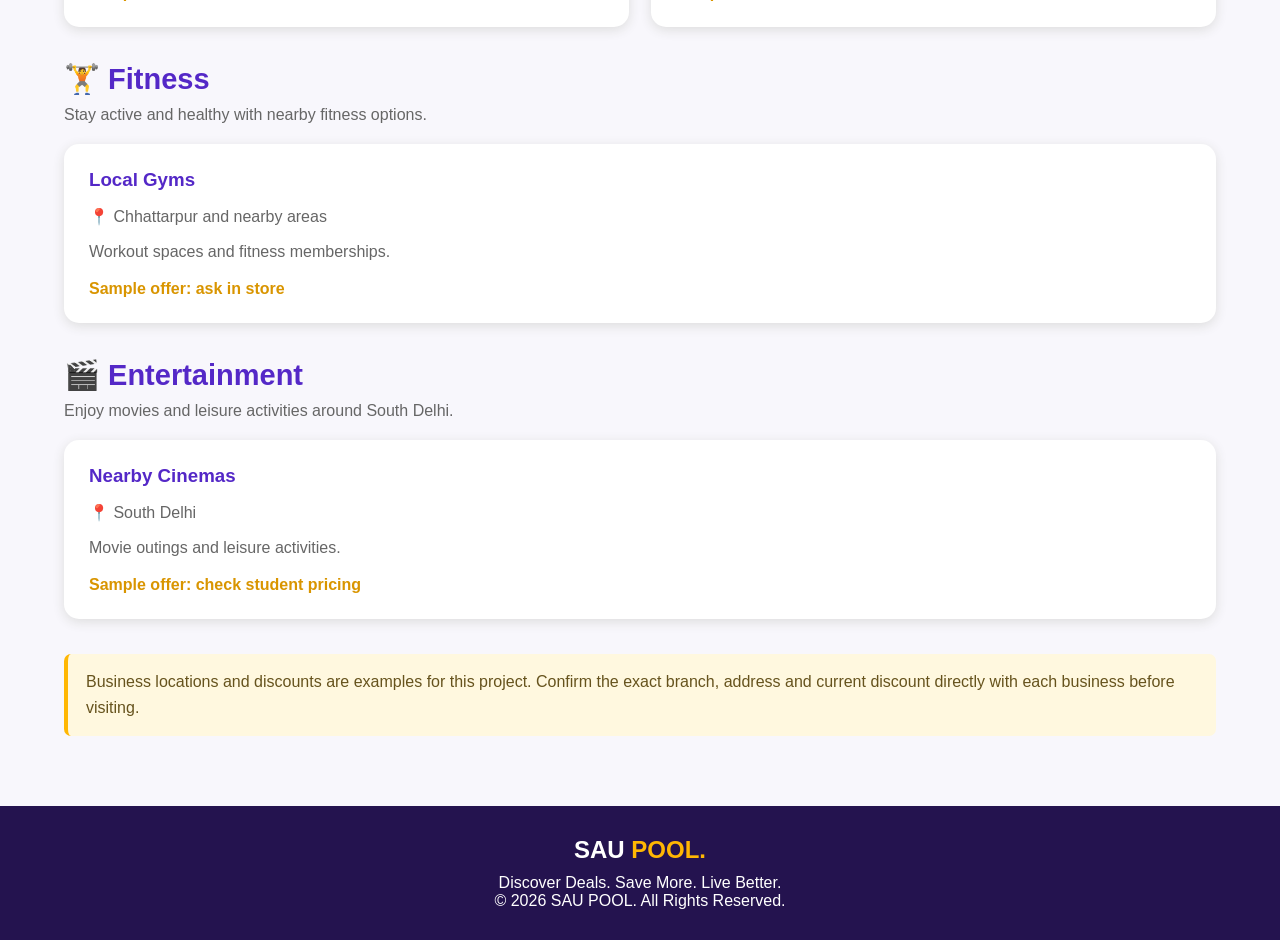
<file: pages/categories.html>
<!DOCTYPE html>
<html lang="en">
<head>
    <meta charset="UTF-8">
    <meta name="viewport" content="width=device-width, initial-scale=1.0">
    <title>Categories | SAU POOL</title>
    <link rel="stylesheet" href="../css/style.css">
    <script src="../js/script.js" defer></script>
</head>
<body>

<header>
    <div class="logo">SAU <span>POOL</span><b>.</b></div>
    <nav>
        <a href="../index.html">Home</a>
        <a href="categories.html">Categories</a>
        <a href="offers.html">Offers</a>
        <a href="about.html">About</a>
        <a href="contact.html">Contact</a>
        <a href="login.html" class="login-btn">Login</a>
    </nav>
</header>

<main>
<section class="page-intro">
    <h1 class="section-title">Explore Categories</h1>
    <p>Find restaurants, cafes, shops and services around Chhattarpur and South Delhi.</p>

    <div class="search-box">
        <input type="text" id="categorySearch"
        placeholder="Search restaurants, cafes, shops...">
    </div>
</section>

<section class="business-section">

    <div id="restaurants">
        <h2>🍔 Restaurants</h2>
        <p class="category-lead">Enjoy meals and delicious food with student-friendly deals.</p>

        <div class="business-grid">
            <article class="business-card" data-search="gianis restaurant ice cream dessert chhattarpur">
                <h3>Giani's</h3>
                <p>📍 Chhattarpur / nearby South Delhi area</p>
                <p>Ice cream, desserts and quick treats.</p>
                <strong>Sample student discount: 10% OFF</strong>
            </article>

            <article class="business-card" data-search="haldirams restaurant food snacks">
                <h3>Haldiram's</h3>
                <p>📍 Nearby South Delhi outlets</p>
                <p>Indian snacks, sweets and meals.</p>
                <strong>Sample student discount: 10% OFF</strong>
            </article>

            <article class="business-card" data-search="dominos pizza restaurant">
                <h3>Domino's</h3>
                <p>📍 Nearby Chhattarpur area</p>
                <p>Pizza, sides and meal combos.</p>
                <strong>Sample student discount: 15% OFF</strong>
            </article>
        </div>
    </div>

    <div id="cafes">
        <h2>☕ Cafes</h2>
        <p class="category-lead">Find coffee shops and relaxing places to meet friends.</p>

        <div class="business-grid">
            <article class="business-card" data-search="local cafe coffee chhattarpur">
                <h3>Chhattarpur Local Cafes</h3>
                <p>📍 Chhattarpur market area</p>
                <p>Nearby cafes for coffee and snacks.</p>
                <strong>Sample student discount: 10% OFF</strong>
            </article>

            <article class="business-card" data-search="coffee cafe south delhi">
                <h3>Neighbourhood Coffee Spots</h3>
                <p>📍 Chhattarpur and nearby areas</p>
                <p>Independent cafes and coffee counters.</p>
                <strong>Sample student discount: 15% OFF</strong>
            </article>
        </div>
    </div>

    <div id="shopping">
        <h2>🛍️ Shopping</h2>
        <p class="category-lead">Shop for clothing, lifestyle products and everyday needs.</p>

        <div class="business-grid">
            <article class="business-card" data-search="chhattarpur market shopping clothes stores">
                <h3>Chhattarpur Local Market</h3>
                <p>📍 Chhattarpur market</p>
                <p>Daily essentials, clothing and local stores.</p>
                <strong>Sample student discount: 10% OFF</strong>
            </article>

            <article class="business-card" data-search="dhan mill shopping lifestyle">
                <h3>The Dhan Mill</h3>
                <p>📍 Chhattarpur, New Delhi</p>
                <p>Shopping, lifestyle and food destination.</p>
                <strong>Sample offer: selected-store deal</strong>
            </article>
        </div>
    </div>

    <div id="beauty">
        <h2>💇 Beauty & Salon</h2>
        <p class="category-lead">Find beauty, hair and grooming services.</p>

        <div class="business-grid">
            <article class="business-card" data-search="geetanjali salon parlour beauty">
                <h3>Geetanjali Salon</h3>
                <p>📍 Chhattarpur / South Delhi branch area</p>
                <p>Hair, salon and beauty services.</p>
                <strong>Sample student discount: 10% OFF</strong>
            </article>

            <article class="business-card" data-search="local parlour salon beauty">
                <h3>Local Beauty Parlours</h3>
                <p>📍 Chhattarpur market area</p>
                <p>Everyday grooming and beauty services.</p>
                <strong>Sample student discount: 10% OFF</strong>
            </article>
        </div>
    </div>

    <div id="fitness">
        <h2>🏋️ Fitness</h2>
        <p class="category-lead">Stay active and healthy with nearby fitness options.</p>

        <div class="business-grid">
            <article class="business-card" data-search="gym fitness chhattarpur">
                <h3>Local Gyms</h3>
                <p>📍 Chhattarpur and nearby areas</p>
                <p>Workout spaces and fitness memberships.</p>
                <strong>Sample offer: ask in store</strong>
            </article>
        </div>
    </div>

    <div id="entertainment">
        <h2>🎬 Entertainment</h2>
        <p class="category-lead">Enjoy movies and leisure activities around South Delhi.</p>

        <div class="business-grid">
            <article class="business-card" data-search="cinema movie entertainment">
                <h3>Nearby Cinemas</h3>
                <p>📍 South Delhi</p>
                <p>Movie outings and leisure activities.</p>
                <strong>Sample offer: check student pricing</strong>
            </article>
        </div>
    </div>

    <p id="noCategoryResults" class="notice" hidden>No matching places found.</p>

    <p class="notice">
        Business locations and discounts are examples for this project.
        Confirm the exact branch, address and current discount directly
        with each business before visiting.
    </p>
</section>
</main>

<footer class="page-footer">
    <h2>SAU <span>POOL.</span></h2>
    <p>Discover Deals. Save More. Live Better.</p>
    <p>© 2026 SAU POOL. All Rights Reserved.</p>
</footer>

</body>
</html>
</file>
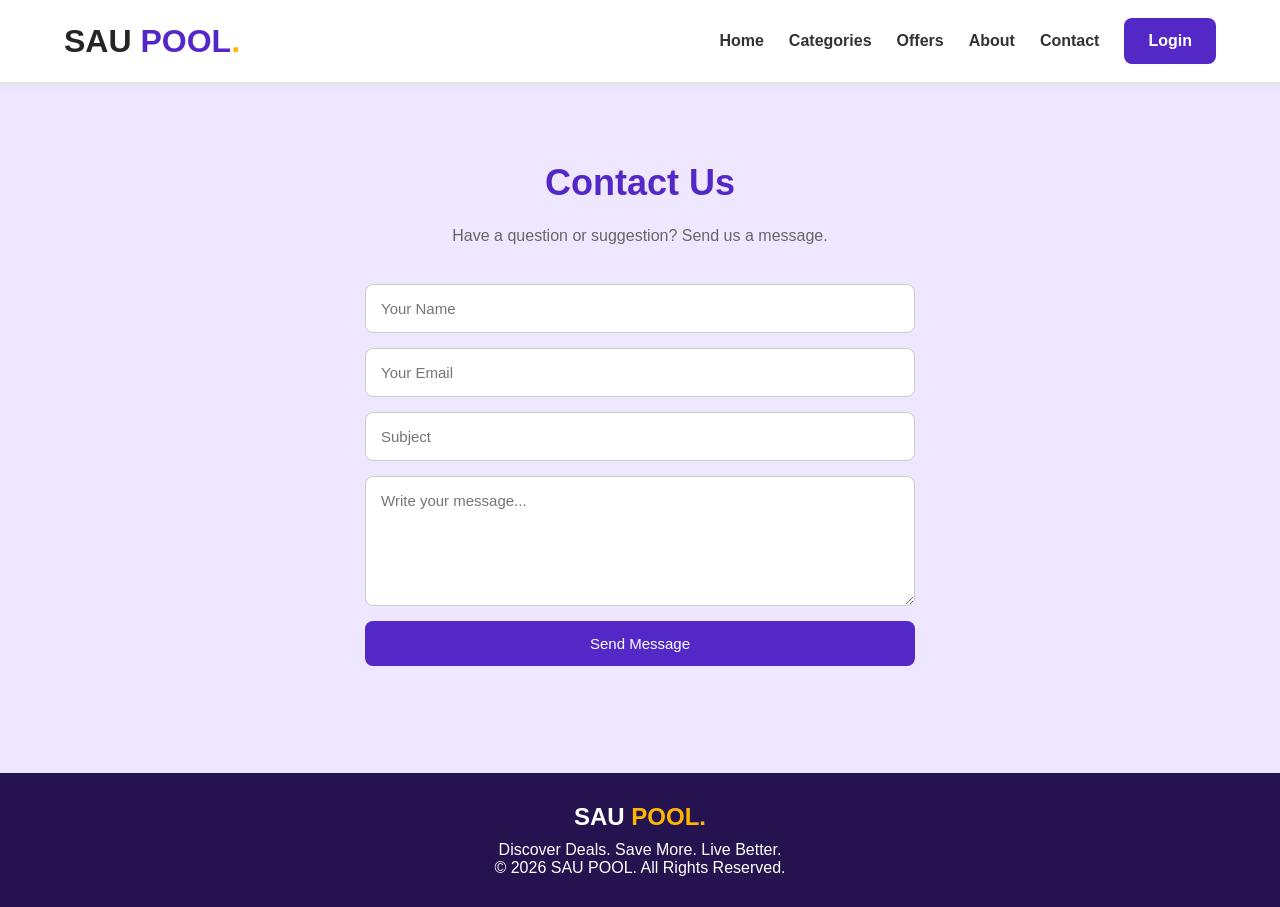
<file: pages/contact.html>
<!DOCTYPE html>
<html lang="en">
<head>
    <meta charset="UTF-8">
    <meta name="viewport" content="width=device-width, initial-scale=1.0">
    <title>Contact | SAU POOL</title>
    <link rel="stylesheet" href="../css/style.css">
    <script src="../js/script.js" defer></script>
</head>
<body>

<header>
    <div class="logo">SAU <span>POOL</span><b>.</b></div>
    <nav>
        <a href="../index.html">Home</a>
        <a href="categories.html">Categories</a>
        <a href="offers.html">Offers</a>
        <a href="about.html">About</a>
        <a href="contact.html">Contact</a>
        <a href="login.html" class="login-btn">Login</a>
    </nav>
</header>

<main>
<section id="contact">
    <h1 class="section-title">Contact Us</h1>
    <p class="section-description">
        Have a question or suggestion? Send us a message.
    </p>

    <form id="contactForm" class="contact-form">
        <input type="text" id="contactName"
               placeholder="Your Name" required>

        <input type="email" id="contactEmail"
               placeholder="Your Email" required>

        <input type="text" id="contactSubject"
               placeholder="Subject" required>

        <textarea id="contactMessage"
                  placeholder="Write your message..." required></textarea>

        <button class="primary" type="submit">Send Message</button>

        <p id="contactFeedback" class="form-feedback"></p>
    </form>
</section>
</main>

<footer class="page-footer">
    <h2>SAU <span>POOL.</span></h2>
    <p>Discover Deals. Save More. Live Better.</p>
    <p>© 2026 SAU POOL. All Rights Reserved.</p>
</footer>

</body>
</html>
</file>
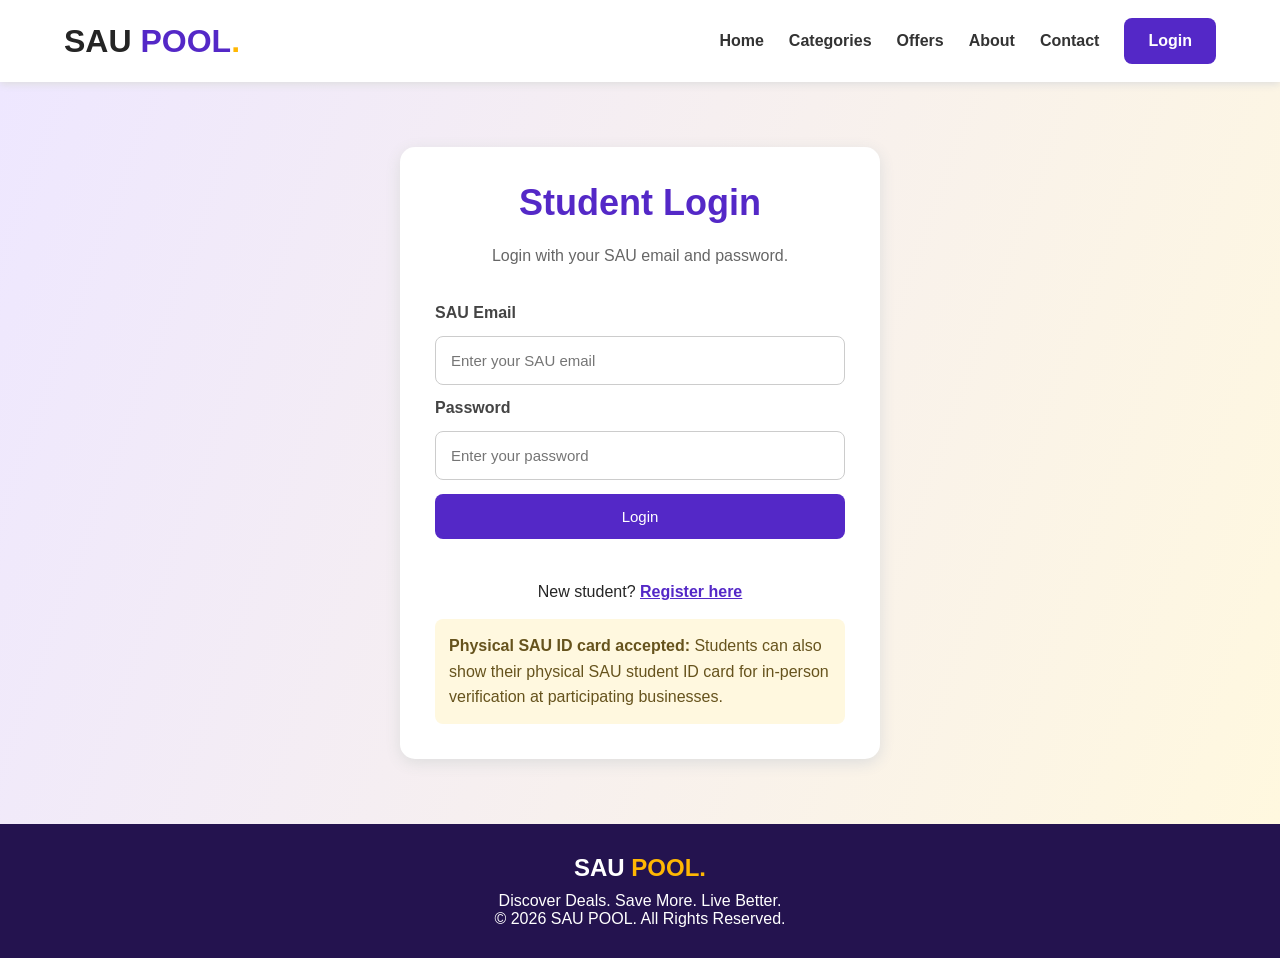
<file: pages/login.html>
<!DOCTYPE html>
<html lang="en">
<head>
    <meta charset="UTF-8">
    <meta name="viewport" content="width=device-width, initial-scale=1.0">
    <title>Student Login | SAU POOL</title>
    <link rel="stylesheet" href="../css/style.css">
    <script src="../js/script.js" defer></script>
</head>
<body>

<header>
    <div class="logo">SAU <span>POOL</span><b>.</b></div>
    <nav>
        <a href="../index.html">Home</a>
        <a href="categories.html">Categories</a>
        <a href="offers.html">Offers</a>
        <a href="about.html">About</a>
        <a href="contact.html">Contact</a>
        <a href="login.html" class="login-btn">Login</a>
    </nav>
</header>

<main>
<section class="auth-wrap">
    <div class="auth-card">
        <h1 class="section-title">Student Login</h1>
        <p class="section-description">
            Login with your SAU email and password.
        </p>

        <form id="loginForm" class="auth-form">
            <label for="loginEmail">SAU Email</label>
            <input type="email" id="loginEmail"
                   placeholder="Enter your SAU email" required>

            <label for="loginPassword">Password</label>
            <input type="password" id="loginPassword"
                   placeholder="Enter your password" required>

            <button class="primary" type="submit">Login</button>

            <p id="loginFeedback" class="form-feedback"></p>
        </form>

        <p style="margin-top:18px;">
            New student?
            <a href="register.html">Register here</a>
        </p>

        <div class="id-note">
            <strong>Physical SAU ID card accepted:</strong>
            Students can also show their physical SAU student ID card
            for in-person verification at participating businesses.
        </div>
    </div>
</section>
</main>

<footer class="page-footer">
    <h2>SAU <span>POOL.</span></h2>
    <p>Discover Deals. Save More. Live Better.</p>
    <p>© 2026 SAU POOL. All Rights Reserved.</p>
</footer>

</body>
</html>
</file>
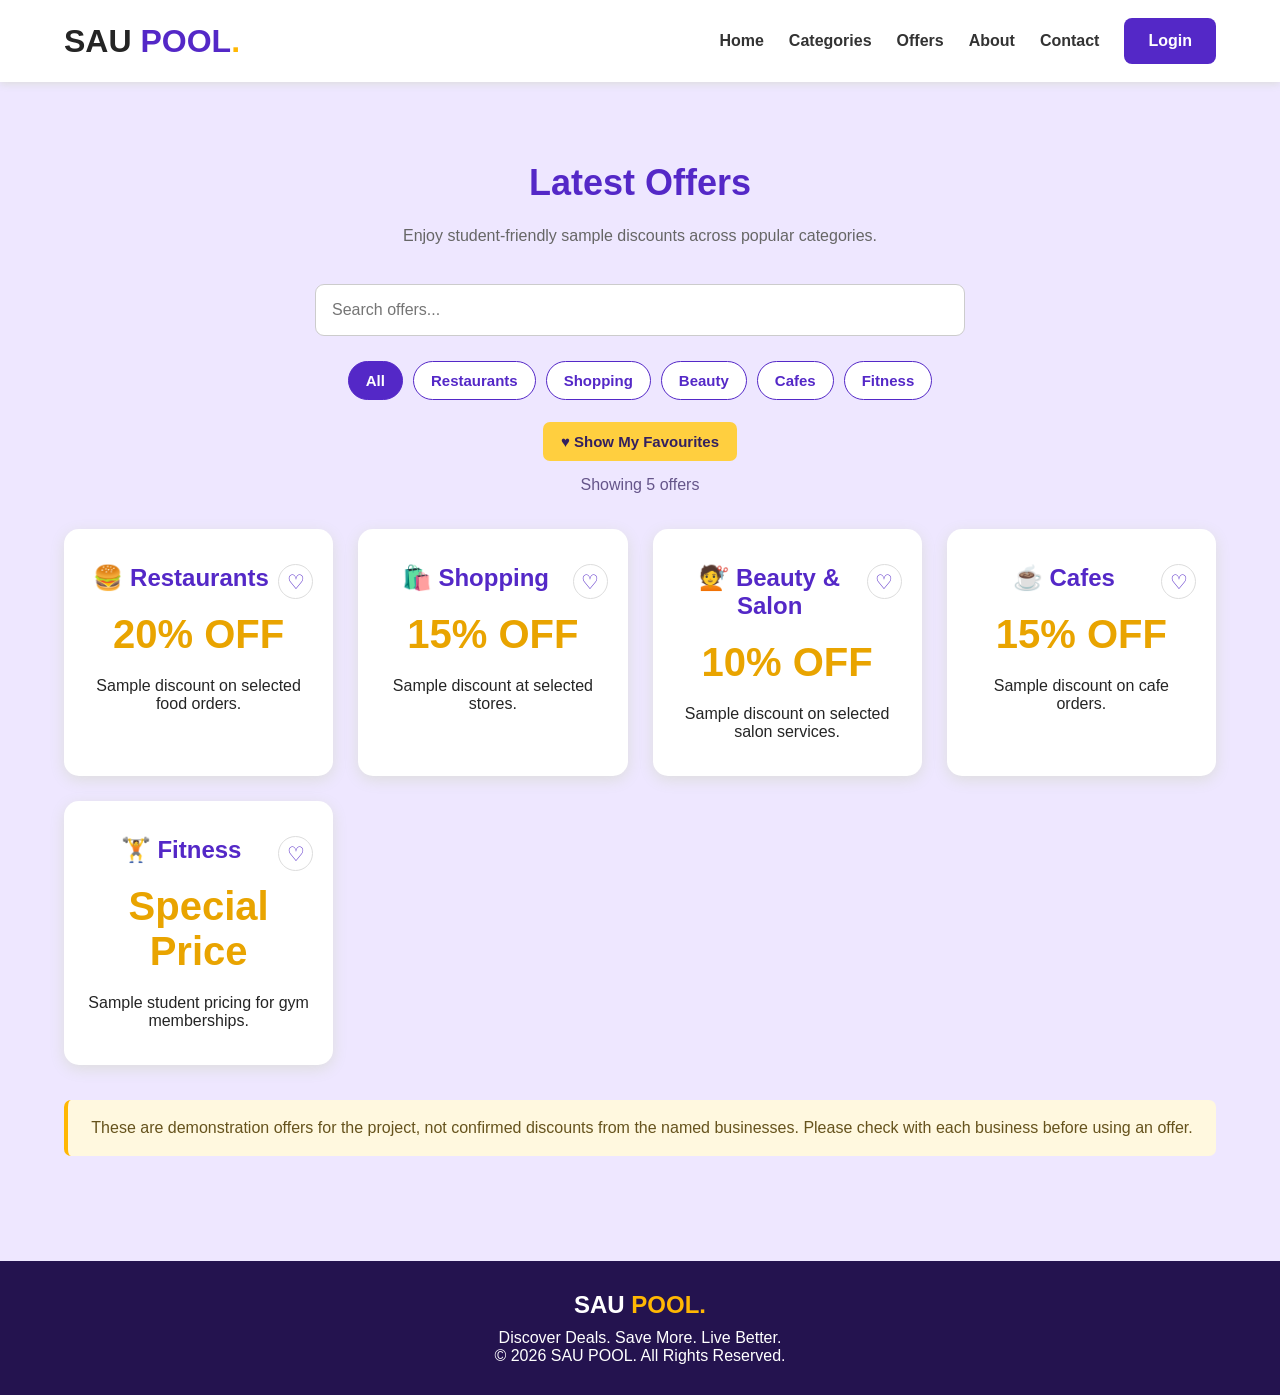
<file: pages/offers.html>
<!DOCTYPE html>
<html lang="en">
<head>
    <meta charset="UTF-8">
    <meta name="viewport" content="width=device-width, initial-scale=1.0">
    <title>Offers | SAU POOL</title>
    <link rel="stylesheet" href="../css/style.css">
    <script src="../js/script.js" defer></script>
</head>
<body>

<header>
    <div class="logo">SAU <span>POOL</span><b>.</b></div>
    <nav>
        <a href="../index.html">Home</a>
        <a href="categories.html">Categories</a>
        <a href="offers.html">Offers</a>
        <a href="about.html">About</a>
        <a href="contact.html">Contact</a>
        <a href="login.html" class="login-btn">Login</a>
    </nav>
</header>

<main>
<section class="offers-section">
    <h1 class="section-title">Latest Offers</h1>
    <p class="section-description">
        Enjoy student-friendly sample discounts across popular categories.
    </p>

    <div class="search-box">
        <input type="text" id="offerSearch" placeholder="Search offers...">
    </div>

    <div class="filter-buttons">
        <button class="filter-btn active" data-filter="all">All</button>
        <button class="filter-btn" data-filter="restaurants">Restaurants</button>
        <button class="filter-btn" data-filter="shopping">Shopping</button>
        <button class="filter-btn" data-filter="beauty">Beauty</button>
        <button class="filter-btn" data-filter="cafes">Cafes</button>
        <button class="filter-btn" data-filter="fitness">Fitness</button>
    </div>

    <button id="showFavourites" class="favourites-toggle">
        ♥ Show My Favourites
    </button>

    <p id="offerCount" style="margin:15px;color:#65558a;"></p>

    <div class="offer-container" id="offerList">

        <article class="offer-card offer" data-category="restaurants">
            <button class="offer-favourite">♡</button>
            <h2>🍔 Restaurants</h2>
            <h1>20% OFF</h1>
            <p>Sample discount on selected food orders.</p>
        </article>

        <article class="offer-card offer" data-category="shopping">
            <button class="offer-favourite">♡</button>
            <h2>🛍️ Shopping</h2>
            <h1>15% OFF</h1>
            <p>Sample discount at selected stores.</p>
        </article>

        <article class="offer-card offer" data-category="beauty">
            <button class="offer-favourite">♡</button>
            <h2>💇 Beauty & Salon</h2>
            <h1>10% OFF</h1>
            <p>Sample discount on selected salon services.</p>
        </article>

        <article class="offer-card offer" data-category="cafes">
            <button class="offer-favourite">♡</button>
            <h2>☕ Cafes</h2>
            <h1>15% OFF</h1>
            <p>Sample discount on cafe orders.</p>
        </article>

        <article class="offer-card offer" data-category="fitness">
            <button class="offer-favourite">♡</button>
            <h2>🏋️ Fitness</h2>
            <h1>Special Price</h1>
            <p>Sample student pricing for gym memberships.</p>
        </article>

    </div>

    <p id="noOffers" class="notice" hidden>No offers match your search.</p>

    <p class="notice">
        These are demonstration offers for the project, not confirmed
        discounts from the named businesses. Please check with each
        business before using an offer.
    </p>
</section>
</main>

<footer class="page-footer">
    <h2>SAU <span>POOL.</span></h2>
    <p>Discover Deals. Save More. Live Better.</p>
    <p>© 2026 SAU POOL. All Rights Reserved.</p>
</footer>

</body>
</html>
</file>
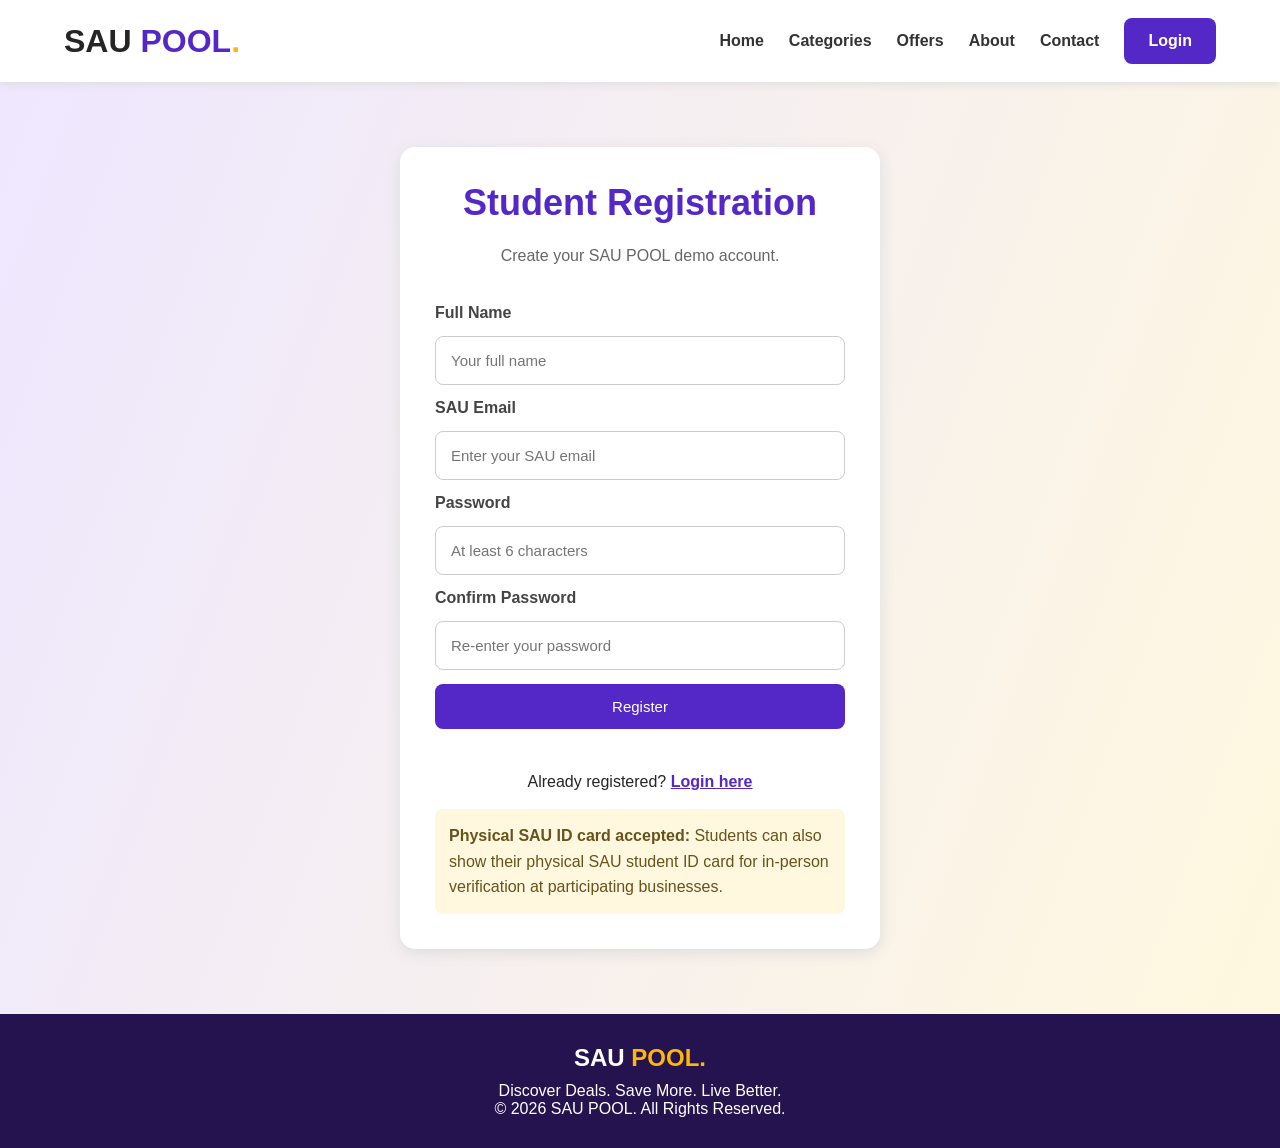
<file: pages/registration.html>
<!DOCTYPE html>
<html lang="en">
<head>
    <meta charset="UTF-8">
    <meta name="viewport" content="width=device-width, initial-scale=1.0">
    <title>Student Registration | SAU POOL</title>
    <link rel="stylesheet" href="../css/style.css">
    <script src="../js/script.js" defer></script>
</head>
<body>

<header>
    <div class="logo">SAU <span>POOL</span><b>.</b></div>
    <nav>
        <a href="../index.html">Home</a>
        <a href="categories.html">Categories</a>
        <a href="offers.html">Offers</a>
        <a href="about.html">About</a>
        <a href="contact.html">Contact</a>
        <a href="login.html" class="login-btn">Login</a>
    </nav>
</header>

<main>
<section class="auth-wrap">
    <div class="auth-card">
        <h1 class="section-title">Student Registration</h1>
        <p class="section-description">
            Create your SAU POOL demo account.
        </p>

        <form id="registerForm" class="auth-form">
            <label for="fullName">Full Name</label>
            <input type="text" id="fullName"
                   placeholder="Your full name" required>

            <label for="regEmail">SAU Email</label>
            <input type="email" id="regEmail"
                   placeholder="Enter your SAU email" required>

            <label for="regPassword">Password</label>
            <input type="password" id="regPassword"
                   minlength="6" placeholder="At least 6 characters" required>

            <label for="confirmPassword">Confirm Password</label>
            <input type="password" id="confirmPassword"
                   minlength="6" placeholder="Re-enter your password" required>

            <button class="primary" type="submit">Register</button>

            <p id="registerFeedback" class="form-feedback"></p>
        </form>

        <p style="margin-top:18px;">
            Already registered?
            <a href="login.html">Login here</a>
        </p>

        <div class="id-note">
            <strong>Physical SAU ID card accepted:</strong>
            Students can also show their physical SAU student ID card
            for in-person verification at participating businesses.
        </div>
    </div>
</section>
</main>

<footer class="page-footer">
    <h2>SAU <span>POOL.</span></h2>
    <p>Discover Deals. Save More. Live Better.</p>
    <p>© 2026 SAU POOL. All Rights Reserved.</p>
</footer>

</body>
</html>
</file>
<file: style.css>
:root{--ink:#201b35;--muted:#716c82;--paper:#fffdfb;--pink:#ff5da2;--purple:#8457f5;--orange:#ff9d52;--cyan:#4bc9d8;--line:#eee9f4;--font:'DM Sans',sans-serif;--display:'Space Grotesk',sans-serif}*{box-sizing:border-box}html{scroll-behavior:smooth}body{margin:0;background:var(--paper);color:var(--ink);font-family:var(--font);line-height:1.65}a{color:inherit;text-decoration:none}.wrap{width:min(1120px,calc(100% - 48px));margin:auto}.site-header{position:sticky;top:0;z-index:10;background:rgba(255,253,251,.88);backdrop-filter:blur(16px);border-bottom:1px solid rgba(238,233,244,.8)}.nav{height:76px;display:flex;align-items:center;justify-content:space-between}.brand{font:700 1.8rem var(--display);letter-spacing:-2px}.brand span,.avatar span,.big-initial span{color:var(--pink)}.nav-links{display:flex;align-items:center;gap:34px;font-size:.91rem;font-weight:600}.nav-links a{color:#777184;transition:.2s}.nav-links a:hover,.nav-links a.active{color:var(--purple)}.nav-links .nav-contact{background:var(--ink);color:white;padding:11px 18px;border-radius:30px}.menu-btn{display:none;border:0;background:none;font-size:1.5rem}.hero{min-height:650px;display:grid;grid-template-columns:1.1fr .9fr;align-items:center;gap:40px;padding-top:50px;padding-bottom:80px;position:relative}.eyebrow{font-size:.72rem;letter-spacing:2px;font-weight:700;color:var(--purple)}.pulse,.mini-dot{display:inline-block;width:8px;height:8px;border-radius:50%;background:#52c99b;margin-right:8px;box-shadow:0 0 0 5px #52c99b20}.hero h1,.page-heading h1{font:700 clamp(3.2rem,6.3vw,5.5rem)/1.04 var(--display);letter-spacing:-4px;margin:20px 0}.gradient{background:linear-gradient(100deg,var(--pink),var(--purple) 55%,#42b9ce);-webkit-background-clip:text;background-clip:text;color:transparent}.lead{font-size:1.08rem;line-height:1.85;color:var(--muted);max-width:590px}.lead strong{color:var(--ink)}.actions{display:flex;gap:14px;flex-wrap:wrap;margin-top:30px}.btn{display:inline-flex;align-items:center;justify-content:center;gap:14px;border:0;border-radius:30px;padding:14px 22px;font:700 .9rem var(--font);cursor:pointer;transition:transform .2s,box-shadow .2s}.btn:hover{transform:translateY(-3px)}.btn-primary{background:linear-gradient(110deg,var(--pink),var(--purple));color:#fff;box-shadow:0 10px 24px #8457f535}.btn-ghost{border:1px solid var(--line);background:#fff}.tiny-note,.small-note,.form-hint{font-size:.8rem;color:#938da0;margin-top:24px}.hero-visual{min-height:420px;display:grid;place-items:center;position:relative}.blob{position:absolute;border-radius:42% 58% 61% 39%/44% 42% 58% 56%;filter:blur(1px)}.blob-a{width:330px;height:330px;background:linear-gradient(145deg,#ffd1e5,#d9ceff);transform:rotate(-18deg)}.blob-b{width:270px;height:270px;border:2px dashed #fff;transform:rotate(25deg)}.profile-card{position:relative;width:min(365px,90%);background:#241f3b;color:#fff;border-radius:22px;padding:20px 24px 18px;box-shadow:0 28px 60px #38245a35;transform:rotate(3deg);z-index:1}.card-top{display:flex;align-items:center;gap:6px;border-bottom:1px solid #ffffff20;padding-bottom:14px}.card-top>span{width:8px;height:8px;border-radius:50%;background:#ff6b9d}.card-top>span:nth-child(2){background:#ffc15b}.card-top>span:nth-child(3){background:#63d6b2}.card-top small{margin-left:auto;color:#aaa2bd}.avatar{width:70px;height:70px;margin:23px auto;background:linear-gradient(135deg,var(--pink),var(--purple));border-radius:23px;display:grid;place-items:center;font:700 2.8rem var(--display);transform:rotate(-8deg)}.code-line{font: .82rem monospace;color:#eee8fa;margin:7px 0}.code-line b{color:#ff86b5}.code-line i{color:#a7e6cb;font-style:normal}.indent{padding-left:20px}.card-footer{display:flex;align-items:center;justify-content:space-between;border-top:1px solid #ffffff20;margin-top:20px;padding-top:14px;font-size:.62rem;letter-spacing:1.4px;color:#c6bddb}.sticker{position:absolute;z-index:2;background:white;padding:10px 16px;border-radius:13px;font-weight:700;box-shadow:0 10px 25px #392b5820;animation:float 4s ease-in-out infinite}.sticker-one{top:65px;right:5px;color:#ef7650;transform:rotate(8deg)}.sticker-two{bottom:65px;left:4px;color:#5578db;animation-delay:1s;transform:rotate(-8deg)}.sticker-three{bottom:35px;right:22px;color:#8054d7;animation-delay:2s}.scroll-cue{position:absolute;bottom:25px;left:0;font-size:.65rem;letter-spacing:2px;color:#928ba1}.scroll-cue span{padding-left:12px;color:var(--pink)}.ticker{overflow:hidden;background:#241f3b;color:white;padding:16px 0;white-space:nowrap;font:600 .8rem var(--display);letter-spacing:3px}.ticker div{width:max-content;animation:marquee 28s linear infinite}.section{padding-top:105px;padding-bottom:105px}.intro-grid{display:grid;grid-template-columns:.8fr 1.2fr;gap:70px}.section h2,.highlight-inner h2{font:700 clamp(2.3rem,4vw,3.6rem)/1.1 var(--display);letter-spacing:-2px;margin:12px 0 20px}.text-link{display:inline-block;margin-top:18px;font-weight:700;color:var(--purple)}.text-link span{padding-left:10px}.highlight-section{background:#f6f1ff}.highlight-inner{display:grid;grid-template-columns:1fr 1fr;align-items:center;gap:40px}.stat-grid{display:grid;grid-template-columns:repeat(3,1fr);gap:12px}.stat{padding:22px 16px;background:white;border:1px solid #eee7fa;border-radius:18px}.stat strong{display:block;font:700 2.4rem var(--display);color:var(--purple)}.stat span{font-size:.75rem;color:var(--muted)}.footer{min-height:100px;display:flex;align-items:center;justify-content:space-between;gap:20px;border-top:1px solid var(--line);font-size:.8rem;color:var(--muted)}.footer p{margin:0}.footer>a:last-child{color:var(--purple);font-weight:700}.page-main{padding-top:85px;padding-bottom:100px;min-height:calc(100vh - 180px)}.page-heading{margin-bottom:55px}.page-heading h1{font-size:clamp(3rem,6vw,4.8rem);margin:14px 0}.page-heading .lead{max-width:650px}.about-layout{display:grid;grid-template-columns:.8fr 1.2fr;gap:70px;align-items:center}.about-art{min-height:350px;border-radius:30px;background:linear-gradient(140deg,#ffd7e8,#e5dcff 60%,#d0f5f2);display:grid;place-items:center;position:relative;overflow:hidden}.big-initial{font:700 12rem var(--display);color:white;text-shadow:12px 15px 0 #9c72dd55;transform:rotate(-9deg)}.art-caption{position:absolute;bottom:22px;left:25px;font-size:.65rem;letter-spacing:2px;font-weight:700;color:#65518c}.about-copy h2,.contact-note h2{font:700 2rem var(--display)}.about-copy p{color:var(--muted);line-height:1.9}.info-pills{display:flex;flex-wrap:wrap;gap:9px;margin-top:25px}.info-pills span,.tag{background:#f4efff;color:#7855c9;padding:8px 12px;border-radius:30px;font-size:.75rem;font-weight:700}.quote-panel{margin-top:75px;background:#241f3b;color:white;padding:40px;border-radius:22px;text-align:center}.quote-panel p{font:600 clamp(1.4rem,3vw,2.3rem) var(--display);margin:0 0 10px}.quote-panel span{font-size:.65rem;letter-spacing:2px;color:#c7b9e7}.skills-list{border-top:1px solid var(--line)}.skill-row{display:grid;grid-template-columns:75px 1fr 45px;align-items:center;gap:25px;padding:28px 8px;border-bottom:1px solid var(--line)}.skill-symbol{width:62px;height:62px;border-radius:18px;display:grid;place-items:center;font:700 1.8rem var(--display)}.html-symbol{background:#fff0e9;color:#ee744b}.css-symbol{background:#eaf0ff;color:#5976db}.java-symbol{background:#fff3e7;color:#e68a38}.c-symbol{background:#e8f9f7;color:#299c92}.skill-detail h2{font:700 1.35rem var(--display);margin:0}.skill-detail p{margin:5px 0 12px;color:var(--muted)}.tag{font-size:.62rem;padding:5px 9px}.skill-index{color:#aaa2b5;font:600 .85rem var(--display)}.project-grid{display:grid;grid-template-columns:repeat(3,1fr);gap:22px}.project-card{border:1px solid var(--line);border-radius:22px;overflow:hidden;background:#fff;transition:.25s}.project-card:hover{transform:translateY(-7px);box-shadow:0 18px 40px #32234b12}.project-art{height:205px;display:grid;place-items:center;position:relative;overflow:hidden}.art-one{background:linear-gradient(135deg,#ffd7e8,#d8d1ff)}.art-two{background:linear-gradient(135deg,#ffedc8,#ffd6bc)}.art-three{background:linear-gradient(135deg,#c9f2e7,#cfe1ff)}.art-window{width:100px;height:100px;border-radius:28px;background:#ffffffb8;display:grid;place-items:center;font:700 3rem var(--display);color:#7d55d1;box-shadow:0 15px 30px #43305b18;transform:rotate(-8deg)}.art-label{position:absolute;bottom:17px;left:20px;font-size:.65rem;letter-spacing:2px;font-weight:700;color:#514469}.project-info{padding:22px}.project-meta{display:flex;justify-content:space-between;font-size:.62rem;letter-spacing:1.4px;color:#9b91aa;font-weight:700}.project-info h2{font:700 1.25rem var(--display);margin:14px 0 8px}.project-info p{font-size:.9rem;color:var(--muted);min-height:72px}.project-tags{display:flex;gap:7px;flex-wrap:wrap}.project-tags span{font-size:.65rem;background:#f7f3fb;padding:6px 9px;border-radius:20px;color:#756b87}.contact-layout{display:grid;grid-template-columns:.8fr 1.2fr;gap:70px;background:#f8f4ff;border-radius:28px;padding:45px}.contact-star{font-size:3rem;color:var(--pink)}.contact-note p{color:var(--muted);line-height:1.8}.contact-form{display:flex;flex-direction:column;gap:10px}.contact-form label{font-size:.82rem;font-weight:700;margin-top:5px}.contact-form input,.contact-form textarea{font:inherit;padding:14px 16px;border:1px solid #e7dfef;border-radius:12px;background:#fff;outline:none;resize:vertical}.contact-form input:focus,.contact-form textarea:focus{border-color:var(--purple);box-shadow:0 0 0 3px #8457f51c}.contact-form button{align-self:flex-start;margin-top:8px}.form-hint{margin:0}.reveal{animation:rise .8s both}@keyframes rise{from{opacity:0;transform:translateY(20px)}to{opacity:1;transform:translateY(0)}}@keyframes float{0%,100%{translate:0 0}50%{translate:0 -12px}}@keyframes marquee{to{transform:translateX(-50%)}}@media(max-width:800px){.hero{grid-template-columns:1fr;padding-top:65px;gap:10px}.hero-visual{min-height:390px}.hero h1{font-size:clamp(3rem,11vw,4.6rem)}.intro-grid,.highlight-inner,.about-layout,.contact-layout{grid-template-columns:1fr;gap:30px}.project-grid{grid-template-columns:1fr 1fr}.nav-links{gap:17px}.stat-grid{max-width:550px}.about-art{min-height:280px}}@media(max-width:600px){.wrap{width:min(100% - 34px,1120px)}.nav{height:68px}.menu-btn{display:block}.nav-links{display:none;position:absolute;top:68px;left:0;right:0;padding:20px 24px 25px;background:#fffdfb;border-bottom:1px solid var(--line);flex-direction:column;align-items:stretch;gap:18px}.nav-links.open{display:flex}.nav-links .nav-contact{text-align:center}.hero{padding-top:50px;padding-bottom:70px}.hero-visual{min-height:350px}.blob-a{width:270px;height:270px}.profile-card{width:min(340px,90%);padding:18px}.sticker-one{right:0}.section{padding-top:75px;padding-bottom:75px}.intro-grid{gap:15px}.stat-grid{grid-template-columns:1fr 1fr}.stat:last-child{grid-column:span 2}.footer{padding:24px 0;flex-wrap:wrap}.footer p{order:3;width:100%}.page-main{padding-top:60px}.page-heading{margin-bottom:35px}.skill-row{grid-template-columns:55px 1fr 28px;gap:12px;padding:22px 0}.skill-symbol{width:50px;height:50px;border-radius:14px}.project-grid{grid-template-columns:1fr}.project-info p{min-height:0}.contact-layout{padding:25px 20px}.quote-panel{padding:30px 20px}}
</file>
<file: css/style.css>
* {
    margin: 0;
    padding: 0;
    box-sizing: border-box;
    scroll-behavior: smooth;
}

body {
    font-family: Arial, sans-serif;
    background: #f8f7fc;
    color: #252525;
}

header {
    background: white;
    padding: 18px 5%;
    display: flex;
    justify-content: space-between;
    align-items: center;
    position: sticky;
    top: 0;
    z-index: 100;
    box-shadow: 0 2px 8px #ddd;
    flex-wrap: wrap;
    gap: 15px;
}

.logo {
    font-size: 32px;
    font-weight: bold;
}

.logo span {
    color: #5428c7;
}

.logo b,
footer span {
    color: #ffb703;
}

nav {
    display: flex;
    gap: 25px;
    align-items: center;
    flex-wrap: wrap;
}

nav a {
    text-decoration: none;
    color: #333;
    font-weight: bold;
}

nav a:hover {
    color: #5428c7;
}

button {
    cursor: pointer;
    font-size: 15px;
    border: none;
}

.primary,
.login-btn {
    background: #5428c7;
    color: white;
    padding: 14px 24px;
    border-radius: 8px;
    display: inline-block;
    text-decoration: none;
    border: none;
}

.primary:hover,
.login-btn:hover {
    background: #3e1c9c;
}

.secondary {
    background: white;
    color: #5428c7;
    border: 2px solid #5428c7;
    padding: 13px 24px;
    border-radius: 8px;
    text-decoration: none;
    display: inline-block;
}

section {
    padding: 80px 5%;
    text-align: center;
    scroll-margin-top: 85px;
}

.section-title {
    color: #5428c7;
    font-size: 36px;
    margin-bottom: 18px;
}

.section-description {
    color: #666;
    margin-bottom: 35px;
    line-height: 1.7;
}

/* HOME PAGE */

.hero {
    min-height: 620px;
    padding: 100px 5%;
    display: flex;
    justify-content: space-between;
    align-items: center;
    gap: 40px;
    background: linear-gradient(110deg, #eee7ff, #fff8df);
    text-align: left;
}

.hero-text {
    max-width: 750px;
}

.welcome {
    color: #666;
    font-size: 20px;
}

.hero-text h1 {
    font-size: 60px;
    margin: 25px 0;
    line-height: 1.15;
}

.hero-text h1 span {
    color: #5428c7;
}

.hero-text p {
    font-size: 18px;
    line-height: 1.8;
    color: #666;
    margin-bottom: 15px;
}

.hero-buttons {
    display: flex;
    gap: 15px;
    margin-top: 30px;
    flex-wrap: wrap;
}

.discount {
    background: #5428c7;
    color: white;
    width: 300px;
    min-width: 250px;
    height: 360px;
    border-radius: 25px;
    display: flex;
    flex-direction: column;
    justify-content: center;
    align-items: center;
    gap: 20px;
    text-align: center;
}

.discount h2 {
    color: #ffce36;
    font-size: 65px;
}

.discount h3 {
    font-size: 27px;
}

.discount p {
    color: #ffce36;
}

/* HOME INFORMATION CARDS */

.reason-grid {
    display: grid;
    grid-template-columns: repeat(auto-fit, minmax(220px, 1fr));
    gap: 22px;
    margin-top: 35px;
}

.reason-card {
    background: white;
    padding: 30px 22px;
    border-radius: 15px;
    box-shadow: 0 3px 12px #ddd;
    transition: 0.3s;
}

.reason-card:hover,
.category-card:hover,
.offer-card:hover,
.business-card:hover {
    transform: translateY(-6px);
}

.reason-card h3 {
    color: #5428c7;
    margin: 15px 0;
}

.reason-card p {
    color: #666;
    line-height: 1.7;
}

.emoji {
    font-size: 45px;
    margin-bottom: 15px;
}

/* CATEGORY CARDS */

.category-section {
    background: #f0e9ff;
}

.categories {
    display: grid;
    grid-template-columns: repeat(auto-fit, minmax(190px, 1fr));
    gap: 22px;
    margin-top: 35px;
}

.category-card {
    background: white;
    padding: 30px 15px;
    border-radius: 15px;
    box-shadow: 0 3px 12px #ddd;
    cursor: pointer;
    transition: 0.3s;
    text-decoration: none;
    color: #252525;
}

.category-card h3 {
    color: #5428c7;
    margin-bottom: 10px;
}

.category-card p {
    color: #555;
}

/* OFFERS */

.offers-section {
    background: #eee7ff;
}

.offer-container {
    display: grid;
    grid-template-columns: repeat(auto-fit, minmax(220px, 1fr));
    gap: 25px;
    margin: 35px 0;
}

.offer-card {
    background: white;
    padding: 35px 20px;
    border-radius: 15px;
    box-shadow: 0 4px 15px #ddd;
    transition: 0.3s;
}

.offer-card h2 {
    color: #5428c7;
}

.offer-card h1 {
    font-size: 40px;
    color: #e9a400;
    margin: 20px 0;
}

.view-all {
    margin-top: 20px;
}

/* INNER PAGE INTRO */

.page-intro {
    background: linear-gradient(110deg, #eee7ff, #fff8df);
    padding: 65px 5%;
    text-align: center;
}

.page-intro p {
    color: #666;
    line-height: 1.7;
}

.search-box {
    max-width: 650px;
    margin: 25px auto;
}

.search-box input {
    width: 100%;
    padding: 16px;
    border: 1px solid #ccc;
    border-radius: 9px;
    font-size: 16px;
}

.business-section {
    padding: 45px 5%;
    text-align: left;
}

.business-section h2 {
    color: #5428c7;
    font-size: 29px;
    margin: 30px 0 10px;
}

.category-lead {
    color: #666;
    margin-bottom: 18px;
}

.business-grid {
    display: grid;
    grid-template-columns: repeat(auto-fit, minmax(220px, 1fr));
    gap: 22px;
    margin: 20px 0 35px;
}

.business-card {
    background: white;
    padding: 25px;
    border-radius: 15px;
    box-shadow: 0 3px 12px #ddd;
    transition: 0.3s;
}

.business-card h3 {
    color: #5428c7;
    margin-bottom: 12px;
}

.business-card p {
    color: #666;
    line-height: 1.7;
    margin-bottom: 8px;
}

.business-card strong {
    display: block;
    color: #d99500;
    margin-top: 15px;
}

.business-card[hidden],
.offer[hidden] {
    display: none !important;
}

.notice {
    background: #fff8df;
    border-left: 4px solid #ffb703;
    padding: 15px 18px;
    margin: 25px auto;
    border-radius: 7px;
    color: #66531d;
    line-height: 1.6;
}

/* OFFER FILTERS */

.filter-buttons {
    display: flex;
    justify-content: center;
    flex-wrap: wrap;
    gap: 10px;
    margin: 15px auto 22px;
}

.filter-btn {
    background: white;
    color: #5428c7;
    border: 1px solid #5428c7;
    padding: 10px 17px;
    border-radius: 22px;
    font-weight: bold;
    cursor: pointer;
}

.filter-btn.active,
.filter-btn:hover {
    background: #5428c7;
    color: white;
}

.favourites-toggle {
    background: #ffcf3f;
    color: #33205f;
    padding: 11px 18px;
    border-radius: 7px;
    font-weight: bold;
}

.offer-favourite {
    float: right;
    background: white;
    color: #5428c7;
    border: 1px solid #ddd;
    border-radius: 50%;
    width: 35px;
    height: 35px;
    font-size: 20px;
}

.offer-favourite.saved {
    color: #e53965;
}

/* ABOUT PAGE */

#about {
    background: white;
}

.about-content {
    max-width: 900px;
    margin: auto;
    line-height: 1.9;
    color: #555;
    font-size: 18px;
}

.about-content h3 {
    color: #5428c7;
    margin: 25px 0 10px;
}

/* CONTACT PAGE */

#contact {
    background: #eee7ff;
}

.contact-form {
    max-width: 550px;
    margin: auto;
    display: flex;
    flex-direction: column;
    gap: 15px;
}

.contact-form input,
.contact-form textarea,
.auth-form input {
    width: 100%;
    padding: 15px;
    border: 1px solid #ccc;
    border-radius: 8px;
    font-size: 15px;
    font-family: Arial, sans-serif;
}

.contact-form textarea {
    min-height: 130px;
    resize: vertical;
}

.form-feedback {
    color: #5428c7;
    font-weight: bold;
    margin-top: 12px;
}

/* LOGIN AND REGISTER */

.auth-wrap {
    background: linear-gradient(110deg, #eee7ff, #fff8df);
    padding: 65px 5%;
    min-height: 70vh;
}

.auth-card {
    max-width: 480px;
    margin: auto;
    background: white;
    padding: 35px;
    border-radius: 15px;
    box-shadow: 0 4px 15px #ddd;
    text-align: center;
}

.auth-form {
    display: flex;
    flex-direction: column;
    gap: 14px;
    text-align: left;
}

.auth-form label {
    color: #444;
    font-weight: bold;
}

.auth-form button {
    width: 100%;
}

.auth-card a {
    color: #5428c7;
    font-weight: bold;
}

.id-note {
    background: #fff8df;
    padding: 14px;
    border-radius: 8px;
    color: #66531d;
    text-align: left;
    margin-top: 18px;
    line-height: 1.6;
}

/* FOOTER */

.page-footer {
    background: #24134f;
    color: white;
    text-align: center;
    padding: 30px;
}

.page-footer h2 {
    margin-bottom: 10px;
}

/* RESPONSIVE DESIGN */

@media (max-width: 850px) {
    header {
        justify-content: center;
    }

    nav {
        justify-content: center;
        gap: 15px;
    }

    .hero {
        flex-direction: column;
        text-align: center;
        padding: 65px 6%;
    }

    .hero-text h1 {
        font-size: 42px;
    }

    .hero-text p {
        font-size: 16px;
    }

    .hero-buttons {
        justify-content: center;
    }

    .discount {
        width: 100%;
        max-width: 300px;
    }

    .section-title {
        font-size: 29px;
    }

    .auth-card {
        padding: 25px 18px;
    }
}
</file>
